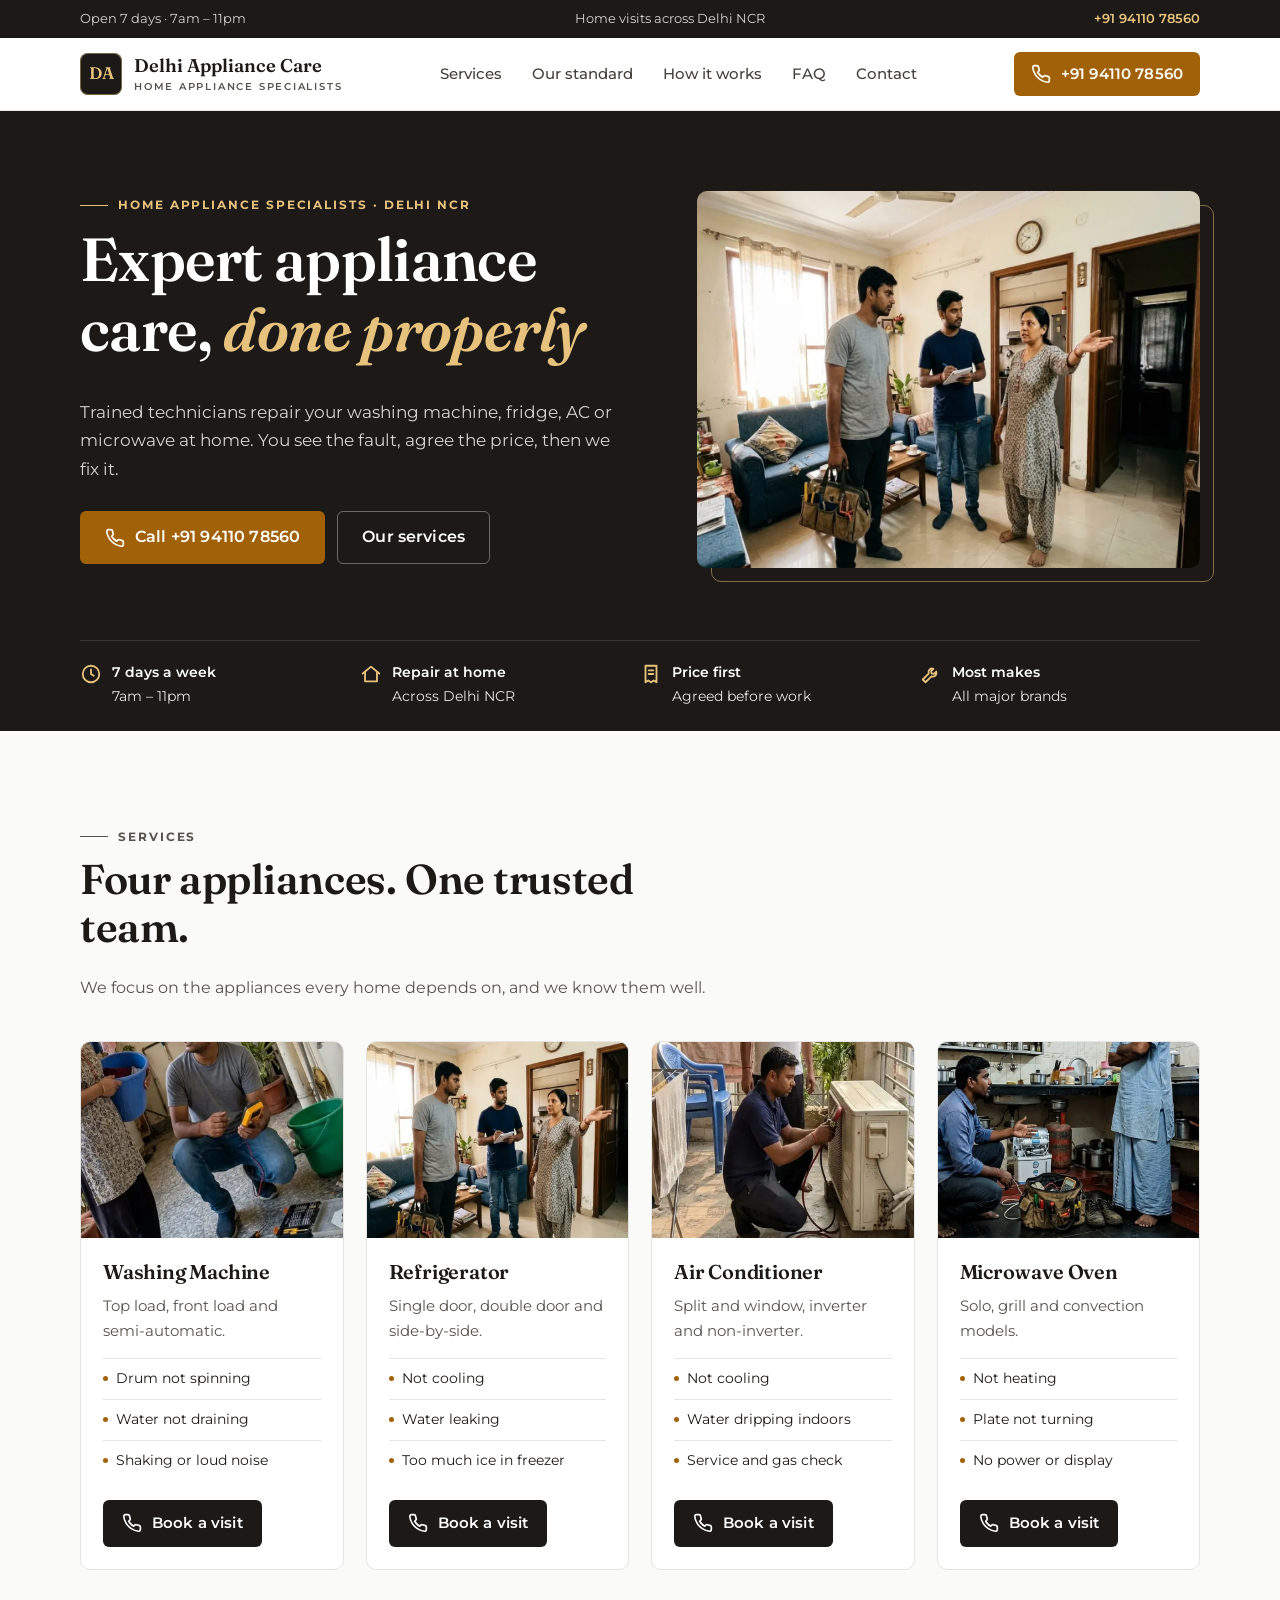
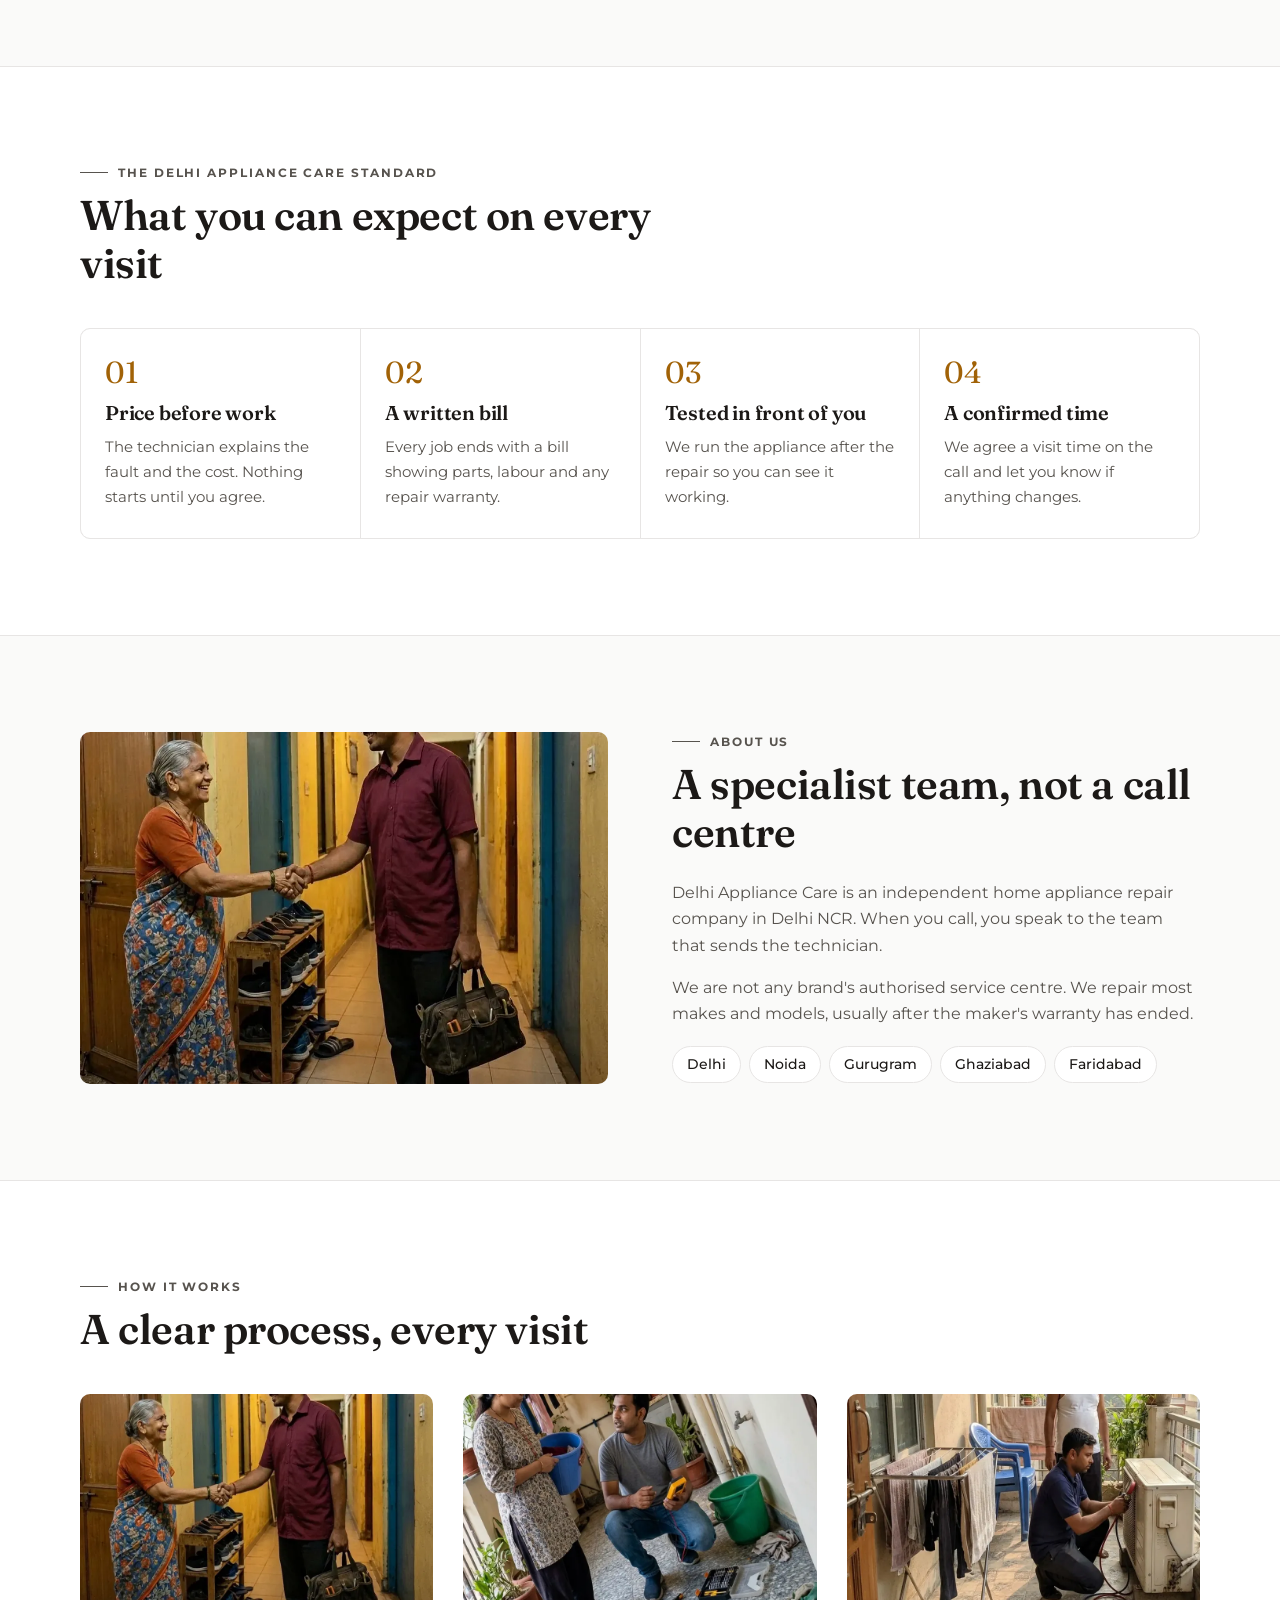
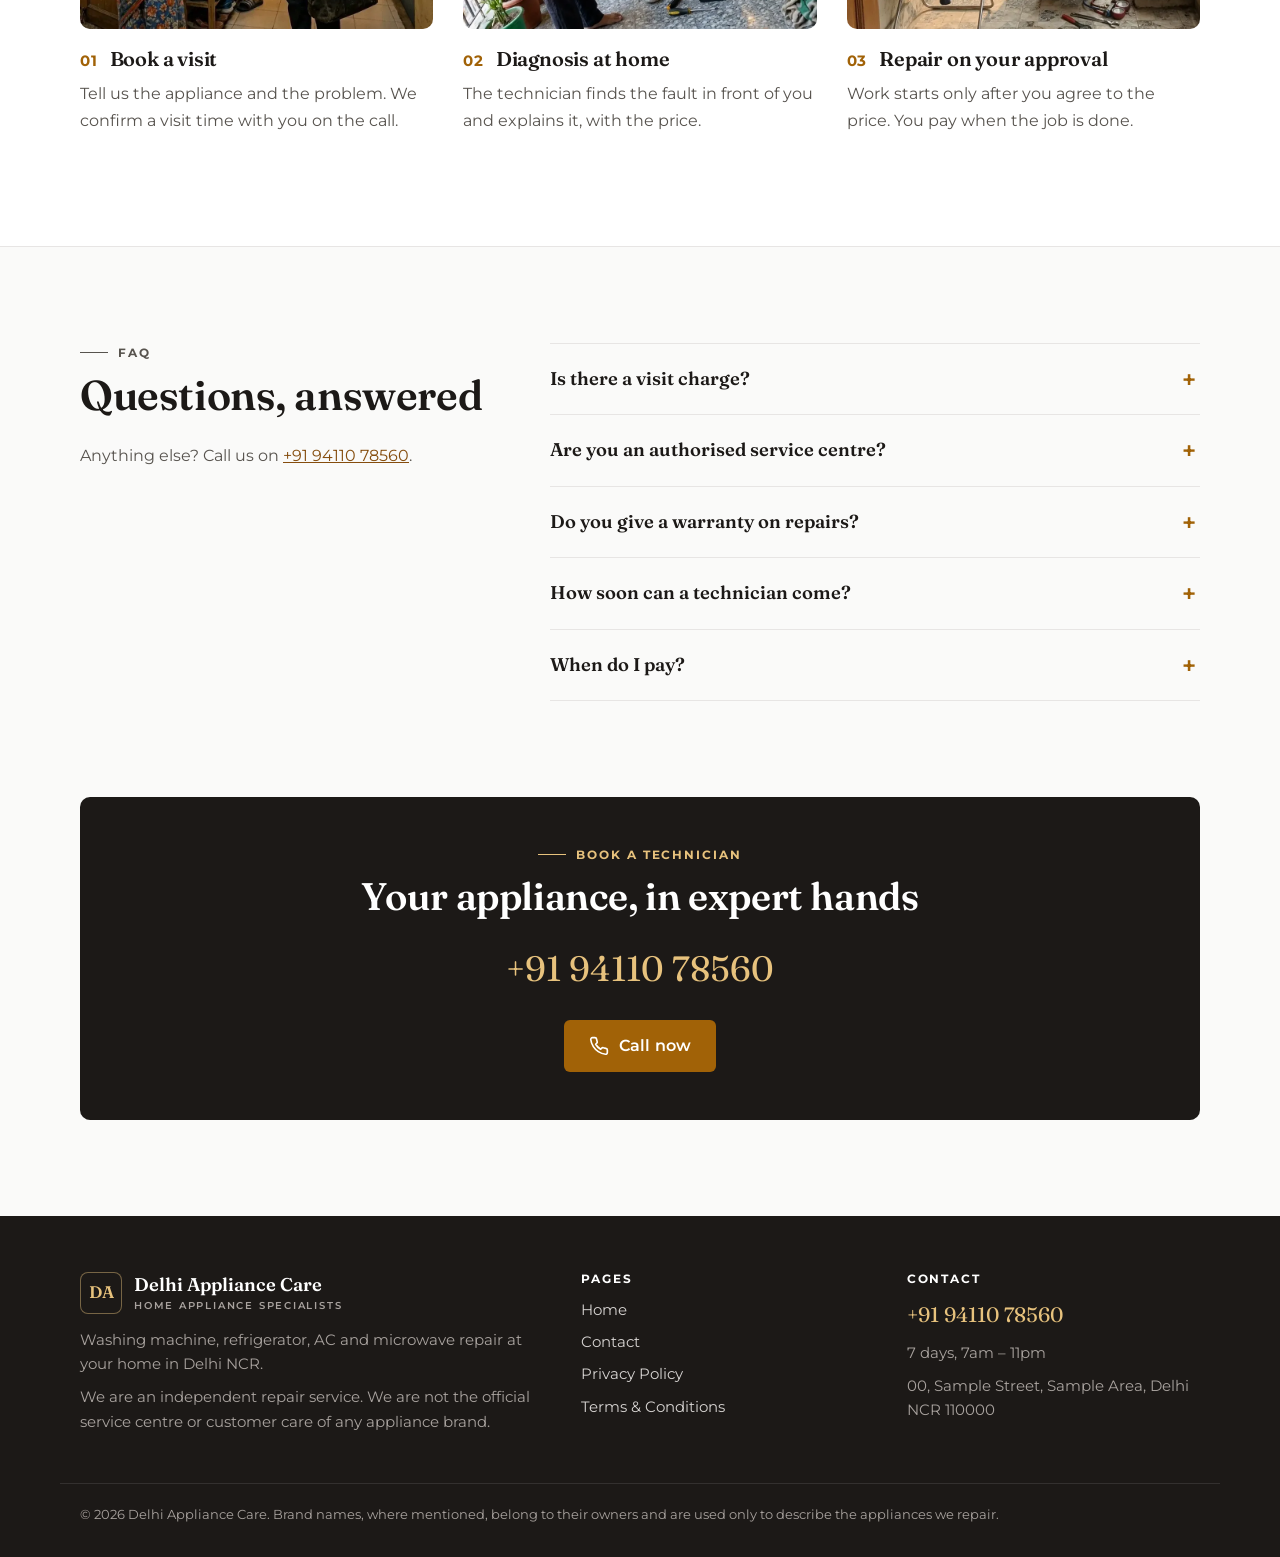
<file: index.html>
<!DOCTYPE html>
<html lang="en">
<head>
<meta charset="utf-8">
<meta name="viewport" content="width=device-width, initial-scale=1">
<title>Delhi Appliance Care | Home Appliance Repair in Delhi NCR</title>
<meta name="description" content="Washing machine, refrigerator, AC and microwave repair at your home in Delhi NCR. Independent service, price agreed before work. Call +91 94110 78560.">
<link rel="preconnect" href="https://fonts.googleapis.com">
<link rel="preconnect" href="https://fonts.gstatic.com" crossorigin>
<link href="https://fonts.googleapis.com/css2?family=Fraunces:ital,opsz,wght@0,9..144,600;1,9..144,600&family=Montserrat:wght@400;500;600;700&display=swap" rel="stylesheet">
<link rel="stylesheet" href="styles.css">
</head>
<body>
<div class="utility"><div class="container utility-inner"><p>Open 7 days · 7am – 11pm</p><p class="u-area">Home visits across Delhi NCR</p><p><a href="tel:+919411078560">+91 94110 78560</a></p></div></div>
<header class="site-header">
  <div class="container header-inner">
    <a class="logo" href="index.html"><span class="logo-mark" aria-hidden="true">DA</span><span class="logo-text"><span class="logo-name">Delhi Appliance Care</span><span class="logo-tag">Home appliance specialists</span></span></a>
    <nav class="main-nav" aria-label="Main"><ul><li><a href="index.html#services">Services</a></li><li><a href="index.html#standard">Our standard</a></li><li><a href="index.html#how">How it works</a></li><li><a href="index.html#faq">FAQ</a></li><li><a href="contact.html">Contact</a></li></ul></nav>
    <a class="btn btn-call header-call" href="tel:+919411078560" aria-label="Call +91 94110 78560"><svg viewBox="0 0 24 24" width="20" height="20" fill="none" stroke="currentColor" stroke-width="2" stroke-linecap="round" stroke-linejoin="round" aria-hidden="true"><path d="M22 16.9v3a2 2 0 0 1-2.2 2 19.8 19.8 0 0 1-8.6-3.1 19.5 19.5 0 0 1-6-6A19.8 19.8 0 0 1 2.1 4.2 2 2 0 0 1 4.1 2h3a2 2 0 0 1 2 1.7c.1 1 .4 1.9.7 2.8a2 2 0 0 1-.5 2.1L8 9.9a16 16 0 0 0 6 6l1.3-1.3a2 2 0 0 1 2.1-.4c.9.3 1.8.6 2.8.7a2 2 0 0 1 1.8 2z"/></svg><span class="word">Call</span><span class="num">+91 94110 78560</span></a>
  </div>
</header>
<main>
<section class="hero">
  <div class="container">
    <div class="hero-grid">
      <div>
        <p class="eyebrow">Home appliance specialists · Delhi NCR</p>
        <h1>Expert appliance care, <em>done properly</em></h1>
        <p class="hero-sub">Trained technicians repair your washing machine, fridge, AC or microwave at home. You see the fault, agree the price, then we fix it.</p>
        <div class="hero-actions">
          <a class="btn btn-call" href="tel:+919411078560"><svg viewBox="0 0 24 24" width="20" height="20" fill="none" stroke="currentColor" stroke-width="2" stroke-linecap="round" stroke-linejoin="round" aria-hidden="true"><path d="M22 16.9v3a2 2 0 0 1-2.2 2 19.8 19.8 0 0 1-8.6-3.1 19.5 19.5 0 0 1-6-6A19.8 19.8 0 0 1 2.1 4.2 2 2 0 0 1 4.1 2h3a2 2 0 0 1 2 1.7c.1 1 .4 1.9.7 2.8a2 2 0 0 1-.5 2.1L8 9.9a16 16 0 0 0 6 6l1.3-1.3a2 2 0 0 1 2.1-.4c.9.3 1.8.6 2.8.7a2 2 0 0 1 1.8 2z"/></svg> Call +91 94110 78560</a>
          <a class="btn btn-ghost" href="#services">Our services</a>
        </div>
      </div>
      <div class="hero-photo"><img src="images/hero.webp" alt="Technician with a tool bag listening to a customer at her home" width="1200" height="900" fetchpriority="high"></div>
    </div>
      <div class="promise-strip">
        <div><svg viewBox="0 0 24 24" width="22" height="22" fill="none" stroke="currentColor" stroke-width="2" stroke-linecap="round" stroke-linejoin="round" aria-hidden="true"><circle cx="12" cy="12" r="9"/><path d="M12 7v5l3 2"/></svg><span><strong>7 days a week</strong>7am – 11pm</span></div>
        <div><svg viewBox="0 0 24 24" width="22" height="22" fill="none" stroke="currentColor" stroke-width="2" stroke-linecap="round" stroke-linejoin="round" aria-hidden="true"><path d="M3 11.5 12 4l9 7.5"/><path d="M5.5 10v10h13V10"/></svg><span><strong>Repair at home</strong>Across Delhi NCR</span></div>
        <div><svg viewBox="0 0 24 24" width="22" height="22" fill="none" stroke="currentColor" stroke-width="2" stroke-linecap="round" stroke-linejoin="round" aria-hidden="true"><path d="M6 3h12v18l-3-2-3 2-3-2-3 2z"/><path d="M9.5 8h5M9.5 12h5"/></svg><span><strong>Price first</strong>Agreed before work</span></div>
        <div><svg viewBox="0 0 24 24" width="22" height="22" fill="none" stroke="currentColor" stroke-width="2" stroke-linecap="round" stroke-linejoin="round" aria-hidden="true"><path d="M14.7 6.3a4 4 0 0 0-5.2 5.2L3 18l3 3 6.5-6.5a4 4 0 0 0 5.2-5.2l-2.6 2.6-2.5-.5-.5-2.5z"/></svg><span><strong>Most makes</strong>All major brands</span></div>
      </div>
  </div>
</section>

<section class="section" id="services">
  <div class="container">
    <div class="section-head">
      <p class="eyebrow">Services</p>
      <h2>Four appliances. One trusted team.</h2>
      <p>We focus on the appliances every home depends on, and we know them well.</p>
    </div>
    <div class="tiles">
      <article class="tile" id="washing-machine">
        <img src="images/washing-machine-repair.webp" alt="Technician explaining a fault to a customer" width="800" height="600" loading="lazy">
        <div class="tile-body">
          <h3>Washing Machine</h3>
          <p>Top load, front load and semi-automatic.</p>
          <ul><li>Drum not spinning</li><li>Water not draining</li><li>Shaking or loud noise</li></ul>
          <a class="btn btn-dark" href="tel:+919411078560"><svg viewBox="0 0 24 24" width="20" height="20" fill="none" stroke="currentColor" stroke-width="2" stroke-linecap="round" stroke-linejoin="round" aria-hidden="true"><path d="M22 16.9v3a2 2 0 0 1-2.2 2 19.8 19.8 0 0 1-8.6-3.1 19.5 19.5 0 0 1-6-6A19.8 19.8 0 0 1 2.1 4.2 2 2 0 0 1 4.1 2h3a2 2 0 0 1 2 1.7c.1 1 .4 1.9.7 2.8a2 2 0 0 1-.5 2.1L8 9.9a16 16 0 0 0 6 6l1.3-1.3a2 2 0 0 1 2.1-.4c.9.3 1.8.6 2.8.7a2 2 0 0 1 1.8 2z"/></svg> Book a visit</a>
        </div>
      </article>
      <article class="tile" id="refrigerator">
        <img src="images/refrigerator-repair.webp" alt="Two technicians arriving at a customer's home with a tool bag" width="800" height="600" loading="lazy">
        <div class="tile-body">
          <h3>Refrigerator</h3>
          <p>Single door, double door and side-by-side.</p>
          <ul><li>Not cooling</li><li>Water leaking</li><li>Too much ice in freezer</li></ul>
          <a class="btn btn-dark" href="tel:+919411078560"><svg viewBox="0 0 24 24" width="20" height="20" fill="none" stroke="currentColor" stroke-width="2" stroke-linecap="round" stroke-linejoin="round" aria-hidden="true"><path d="M22 16.9v3a2 2 0 0 1-2.2 2 19.8 19.8 0 0 1-8.6-3.1 19.5 19.5 0 0 1-6-6A19.8 19.8 0 0 1 2.1 4.2 2 2 0 0 1 4.1 2h3a2 2 0 0 1 2 1.7c.1 1 .4 1.9.7 2.8a2 2 0 0 1-.5 2.1L8 9.9a16 16 0 0 0 6 6l1.3-1.3a2 2 0 0 1 2.1-.4c.9.3 1.8.6 2.8.7a2 2 0 0 1 1.8 2z"/></svg> Book a visit</a>
        </div>
      </article>
      <article class="tile" id="air-conditioner">
        <img src="images/ac-repair.webp" alt="Technician checking the gas pressure of an AC outdoor unit" width="800" height="600" loading="lazy">
        <div class="tile-body">
          <h3>Air Conditioner</h3>
          <p>Split and window, inverter and non-inverter.</p>
          <ul><li>Not cooling</li><li>Water dripping indoors</li><li>Service and gas check</li></ul>
          <a class="btn btn-dark" href="tel:+919411078560"><svg viewBox="0 0 24 24" width="20" height="20" fill="none" stroke="currentColor" stroke-width="2" stroke-linecap="round" stroke-linejoin="round" aria-hidden="true"><path d="M22 16.9v3a2 2 0 0 1-2.2 2 19.8 19.8 0 0 1-8.6-3.1 19.5 19.5 0 0 1-6-6A19.8 19.8 0 0 1 2.1 4.2 2 2 0 0 1 4.1 2h3a2 2 0 0 1 2 1.7c.1 1 .4 1.9.7 2.8a2 2 0 0 1-.5 2.1L8 9.9a16 16 0 0 0 6 6l1.3-1.3a2 2 0 0 1 2.1-.4c.9.3 1.8.6 2.8.7a2 2 0 0 1 1.8 2z"/></svg> Book a visit</a>
        </div>
      </article>
      <article class="tile" id="microwave">
        <img src="images/tech-kitchen.webp" alt="Technician kneeling in a home kitchen with his tool bag" width="800" height="600" loading="lazy">
        <div class="tile-body">
          <h3>Microwave Oven</h3>
          <p>Solo, grill and convection models.</p>
          <ul><li>Not heating</li><li>Plate not turning</li><li>No power or display</li></ul>
          <a class="btn btn-dark" href="tel:+919411078560"><svg viewBox="0 0 24 24" width="20" height="20" fill="none" stroke="currentColor" stroke-width="2" stroke-linecap="round" stroke-linejoin="round" aria-hidden="true"><path d="M22 16.9v3a2 2 0 0 1-2.2 2 19.8 19.8 0 0 1-8.6-3.1 19.5 19.5 0 0 1-6-6A19.8 19.8 0 0 1 2.1 4.2 2 2 0 0 1 4.1 2h3a2 2 0 0 1 2 1.7c.1 1 .4 1.9.7 2.8a2 2 0 0 1-.5 2.1L8 9.9a16 16 0 0 0 6 6l1.3-1.3a2 2 0 0 1 2.1-.4c.9.3 1.8.6 2.8.7a2 2 0 0 1 1.8 2z"/></svg> Book a visit</a>
        </div>
      </article>
    </div>
  </div>
</section>

<section class="section section-white" id="standard">
  <div class="container">
    <div class="section-head">
      <p class="eyebrow">The Delhi Appliance Care standard</p>
      <h2>What you can expect on every visit</h2>
    </div>
    <div class="standard">
      <div><span class="num">01</span><h3>Price before work</h3><p>The technician explains the fault and the cost. Nothing starts until you agree.</p></div>
      <div><span class="num">02</span><h3>A written bill</h3><p>Every job ends with a bill showing parts, labour and any repair warranty.</p></div>
      <div><span class="num">03</span><h3>Tested in front of you</h3><p>We run the appliance after the repair so you can see it working.</p></div>
      <div><span class="num">04</span><h3>A confirmed time</h3><p>We agree a visit time on the call and let you know if anything changes.</p></div>
    </div>
  </div>
</section>

<section class="section" id="about">
  <div class="container split">
    <img src="images/about-visit.webp" alt="Technician shaking hands with a customer after a repair" width="900" height="600" loading="lazy">
    <div>
      <p class="eyebrow">About us</p>
      <h2>A specialist team, not a call centre</h2>
      <p>Delhi Appliance Care is an independent home appliance repair company in Delhi NCR. When you call, you speak to the team that sends the technician.</p>
      <p>We are not any brand's authorised service centre. We repair most makes and models, usually after the maker's warranty has ended.</p>
      <ul class="areas" aria-label="Areas we serve">
        <li>Delhi</li><li>Noida</li><li>Gurugram</li><li>Ghaziabad</li><li>Faridabad</li>
      </ul>
    </div>
  </div>
</section>

<section class="section section-white" id="how">
  <div class="container">
    <div class="section-head">
      <p class="eyebrow">How it works</p>
      <h2>A clear process, every visit</h2>
    </div>
    <div class="steps">
      <div class="step"><img src="images/home-visit.webp" alt="Technician greeting a customer at her door" width="900" height="600" loading="lazy"><h3>Book a visit</h3><p>Tell us the appliance and the problem. We confirm a visit time with you on the call.</p></div>
      <div class="step"><img src="images/tech-diagnosis.webp" alt="Technician testing a fault with a multimeter" width="900" height="600" loading="lazy"><h3>Diagnosis at home</h3><p>The technician finds the fault in front of you and explains it, with the price.</p></div>
      <div class="step"><img src="images/tech-ac.webp" alt="Technician repairing an air conditioner" width="900" height="600" loading="lazy"><h3>Repair on your approval</h3><p>Work starts only after you agree to the price. You pay when the job is done.</p></div>
    </div>
  </div>
</section>

<section class="section" id="faq">
  <div class="container faq-wrap">
    <div class="section-head">
      <p class="eyebrow">FAQ</p>
      <h2>Questions, answered</h2>
      <p>Anything else? Call us on <a href="tel:+919411078560">+91 94110 78560</a>.</p>
    </div>
    <div class="faq">
      <details><summary>Is there a visit charge?</summary><p>We tell you the visit charge on the call, before we book. The repair price is agreed with you at home before any work.</p></details>
      <details><summary>Are you an authorised service centre?</summary><p>No. We are an independent repair company. We are not the official service centre or customer care of any brand, and our repairs are not covered by the maker's warranty.</p></details>
      <details><summary>Do you give a warranty on repairs?</summary><p>Any warranty on our repair or on parts we fit is written on your bill.</p></details>
      <details><summary>How soon can a technician come?</summary><p>We offer the earliest free slot when you call and confirm the time with you.</p></details>
      <details><summary>When do I pay?</summary><p>You pay when the job is finished, by the methods the technician accepts.</p></details>
    </div>
  </div>
</section>

<section class="section" style="padding-top:0">
  <div class="container">
    <div class="cta-band">
      <p class="eyebrow" style="justify-content:center;color:var(--gold-light)">Book a technician</p>
      <h2>Your appliance, in expert hands</h2>
      <a class="big-num" href="tel:+919411078560">+91 94110 78560</a>
      <a class="btn btn-call" href="tel:+919411078560"><svg viewBox="0 0 24 24" width="20" height="20" fill="none" stroke="currentColor" stroke-width="2" stroke-linecap="round" stroke-linejoin="round" aria-hidden="true"><path d="M22 16.9v3a2 2 0 0 1-2.2 2 19.8 19.8 0 0 1-8.6-3.1 19.5 19.5 0 0 1-6-6A19.8 19.8 0 0 1 2.1 4.2 2 2 0 0 1 4.1 2h3a2 2 0 0 1 2 1.7c.1 1 .4 1.9.7 2.8a2 2 0 0 1-.5 2.1L8 9.9a16 16 0 0 0 6 6l1.3-1.3a2 2 0 0 1 2.1-.4c.9.3 1.8.6 2.8.7a2 2 0 0 1 1.8 2z"/></svg> Call now</a>
    </div>
  </div>
</section>
</main>
<footer class="site-footer">
  <div class="container footer-grid">
    <div class="footer-brand">
      <a class="logo" href="index.html"><span class="logo-mark" aria-hidden="true">DA</span><span class="logo-text"><span class="logo-name">Delhi Appliance Care</span><span class="logo-tag">Home appliance specialists</span></span></a>
      <p>Washing machine, refrigerator, AC and microwave repair at your home in Delhi NCR.</p>
      <p>We are an independent repair service. We are not the official service centre or customer care of any appliance brand.</p>
    </div>
    <div>
      <h2>Pages</h2>
      <ul>
        <li><a href="index.html">Home</a></li>
        <li><a href="contact.html">Contact</a></li>
        <li><a href="privacy-policy.html">Privacy Policy</a></li>
        <li><a href="terms-and-conditions.html">Terms &amp; Conditions</a></li>
      </ul>
    </div>
    <div>
      <h2>Contact</h2>
      <p><a class="footer-phone" href="tel:+919411078560">+91 94110 78560</a></p>
      <p>7 days, 7am – 11pm</p>
      <p>00, Sample Street, Sample Area, Delhi NCR 110000</p>
    </div>
  </div>
  <div class="container footer-bottom">
    <p>&copy; 2026 Delhi Appliance Care. Brand names, where mentioned, belong to their owners and are used only to describe the appliances we repair.</p>
  </div>
</footer>
<a class="call-bar" href="tel:+919411078560"><svg viewBox="0 0 24 24" width="20" height="20" fill="none" stroke="currentColor" stroke-width="2" stroke-linecap="round" stroke-linejoin="round" aria-hidden="true"><path d="M22 16.9v3a2 2 0 0 1-2.2 2 19.8 19.8 0 0 1-8.6-3.1 19.5 19.5 0 0 1-6-6A19.8 19.8 0 0 1 2.1 4.2 2 2 0 0 1 4.1 2h3a2 2 0 0 1 2 1.7c.1 1 .4 1.9.7 2.8a2 2 0 0 1-.5 2.1L8 9.9a16 16 0 0 0 6 6l1.3-1.3a2 2 0 0 1 2.1-.4c.9.3 1.8.6 2.8.7a2 2 0 0 1 1.8 2z"/></svg> Call +91 94110 78560</a>
</body>
</html>
</file>
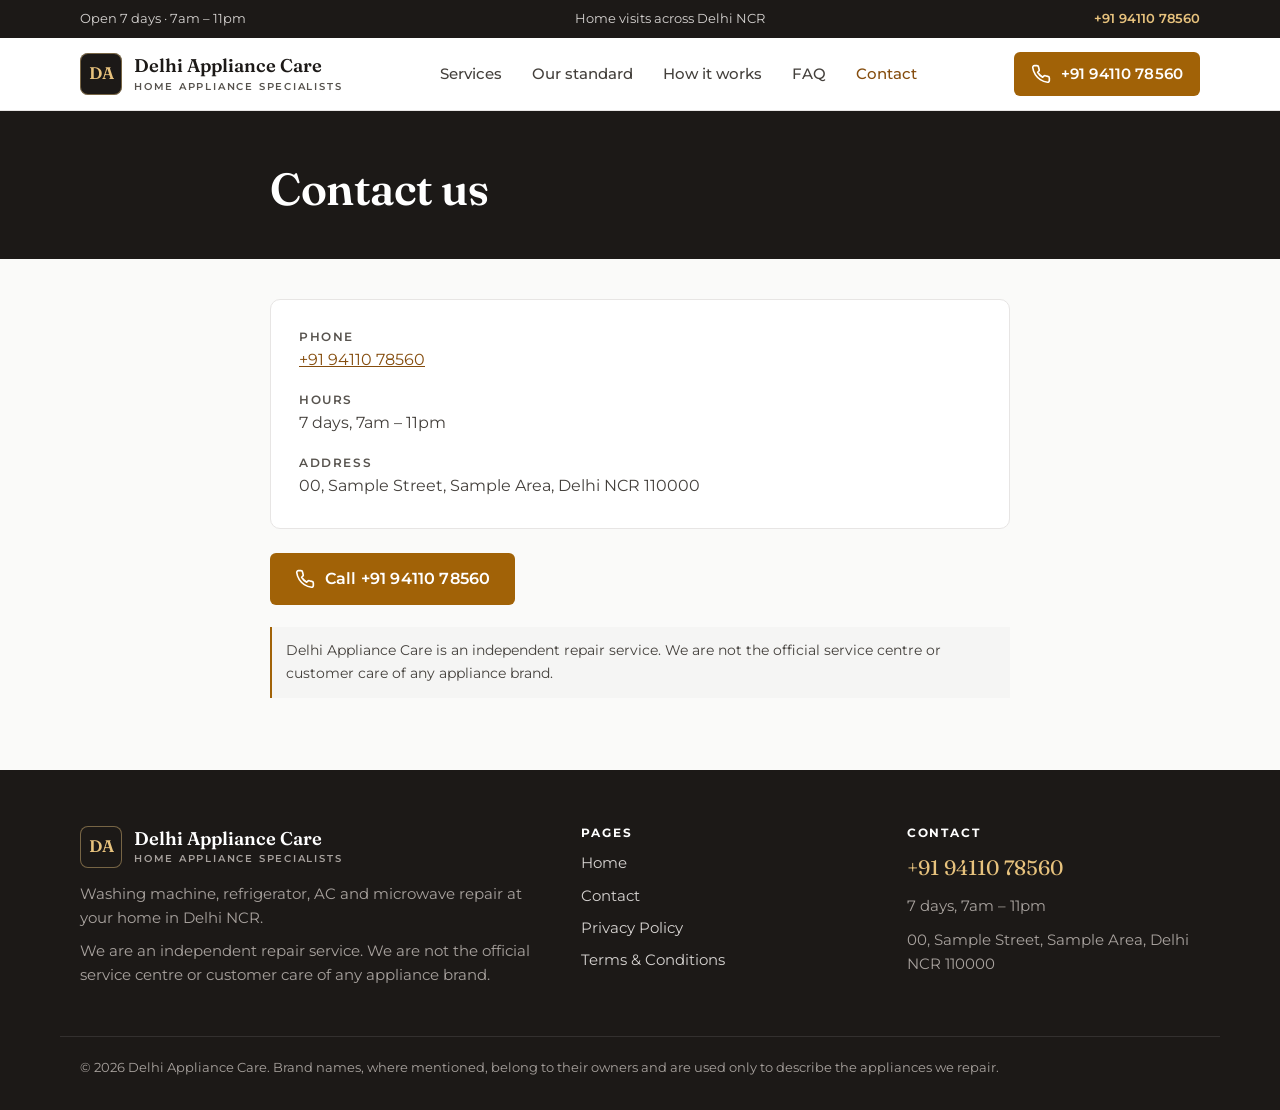
<file: contact.html>
<!DOCTYPE html>
<html lang="en">
<head>
<meta charset="utf-8">
<meta name="viewport" content="width=device-width, initial-scale=1">
<title>Contact Us | Delhi Appliance Care</title>
<meta name="description" content="Call Delhi Appliance Care to book a home appliance repair visit.">
<link rel="preconnect" href="https://fonts.googleapis.com">
<link rel="preconnect" href="https://fonts.gstatic.com" crossorigin>
<link href="https://fonts.googleapis.com/css2?family=Fraunces:ital,opsz,wght@0,9..144,600;1,9..144,600&family=Montserrat:wght@400;500;600;700&display=swap" rel="stylesheet">
<link rel="stylesheet" href="styles.css">
</head>
<body>
<div class="utility"><div class="container utility-inner"><p>Open 7 days · 7am – 11pm</p><p class="u-area">Home visits across Delhi NCR</p><p><a href="tel:+919411078560">+91 94110 78560</a></p></div></div>
<header class="site-header">
  <div class="container header-inner">
    <a class="logo" href="index.html"><span class="logo-mark" aria-hidden="true">DA</span><span class="logo-text"><span class="logo-name">Delhi Appliance Care</span><span class="logo-tag">Home appliance specialists</span></span></a>
    <nav class="main-nav" aria-label="Main"><ul><li><a href="index.html#services">Services</a></li><li><a href="index.html#standard">Our standard</a></li><li><a href="index.html#how">How it works</a></li><li><a href="index.html#faq">FAQ</a></li><li><a href="contact.html" aria-current="page">Contact</a></li></ul></nav>
    <a class="btn btn-call header-call" href="tel:+919411078560" aria-label="Call +91 94110 78560"><svg viewBox="0 0 24 24" width="20" height="20" fill="none" stroke="currentColor" stroke-width="2" stroke-linecap="round" stroke-linejoin="round" aria-hidden="true"><path d="M22 16.9v3a2 2 0 0 1-2.2 2 19.8 19.8 0 0 1-8.6-3.1 19.5 19.5 0 0 1-6-6A19.8 19.8 0 0 1 2.1 4.2 2 2 0 0 1 4.1 2h3a2 2 0 0 1 2 1.7c.1 1 .4 1.9.7 2.8a2 2 0 0 1-.5 2.1L8 9.9a16 16 0 0 0 6 6l1.3-1.3a2 2 0 0 1 2.1-.4c.9.3 1.8.6 2.8.7a2 2 0 0 1 1.8 2z"/></svg><span class="word">Call</span><span class="num">+91 94110 78560</span></a>
  </div>
</header>
<main>
<section class="page-head"><div class="container narrow"><h1>Contact us</h1></div></section>
<section class="page"><div class="container narrow">
    <div class="contact-card">
      <p><strong>Phone</strong><a href="tel:+919411078560">+91 94110 78560</a></p>
      <p><strong>Hours</strong>7 days, 7am – 11pm</p>
      <p><strong>Address</strong>00, Sample Street, Sample Area, Delhi NCR 110000</p>
    </div>
    <p><a class="btn btn-call" href="tel:+919411078560"><svg viewBox="0 0 24 24" width="20" height="20" fill="none" stroke="currentColor" stroke-width="2" stroke-linecap="round" stroke-linejoin="round" aria-hidden="true"><path d="M22 16.9v3a2 2 0 0 1-2.2 2 19.8 19.8 0 0 1-8.6-3.1 19.5 19.5 0 0 1-6-6A19.8 19.8 0 0 1 2.1 4.2 2 2 0 0 1 4.1 2h3a2 2 0 0 1 2 1.7c.1 1 .4 1.9.7 2.8a2 2 0 0 1-.5 2.1L8 9.9a16 16 0 0 0 6 6l1.3-1.3a2 2 0 0 1 2.1-.4c.9.3 1.8.6 2.8.7a2 2 0 0 1 1.8 2z"/></svg> Call +91 94110 78560</a></p>
    <p class="disclaimer disclaimer-light">Delhi Appliance Care is an independent repair service. We are not the official service centre or customer care of any appliance brand.</p>
</div></section>
</main>
<footer class="site-footer">
  <div class="container footer-grid">
    <div class="footer-brand">
      <a class="logo" href="index.html"><span class="logo-mark" aria-hidden="true">DA</span><span class="logo-text"><span class="logo-name">Delhi Appliance Care</span><span class="logo-tag">Home appliance specialists</span></span></a>
      <p>Washing machine, refrigerator, AC and microwave repair at your home in Delhi NCR.</p>
      <p>We are an independent repair service. We are not the official service centre or customer care of any appliance brand.</p>
    </div>
    <div>
      <h2>Pages</h2>
      <ul>
        <li><a href="index.html">Home</a></li>
        <li><a href="contact.html">Contact</a></li>
        <li><a href="privacy-policy.html">Privacy Policy</a></li>
        <li><a href="terms-and-conditions.html">Terms &amp; Conditions</a></li>
      </ul>
    </div>
    <div>
      <h2>Contact</h2>
      <p><a class="footer-phone" href="tel:+919411078560">+91 94110 78560</a></p>
      <p>7 days, 7am – 11pm</p>
      <p>00, Sample Street, Sample Area, Delhi NCR 110000</p>
    </div>
  </div>
  <div class="container footer-bottom">
    <p>&copy; 2026 Delhi Appliance Care. Brand names, where mentioned, belong to their owners and are used only to describe the appliances we repair.</p>
  </div>
</footer>
<a class="call-bar" href="tel:+919411078560"><svg viewBox="0 0 24 24" width="20" height="20" fill="none" stroke="currentColor" stroke-width="2" stroke-linecap="round" stroke-linejoin="round" aria-hidden="true"><path d="M22 16.9v3a2 2 0 0 1-2.2 2 19.8 19.8 0 0 1-8.6-3.1 19.5 19.5 0 0 1-6-6A19.8 19.8 0 0 1 2.1 4.2 2 2 0 0 1 4.1 2h3a2 2 0 0 1 2 1.7c.1 1 .4 1.9.7 2.8a2 2 0 0 1-.5 2.1L8 9.9a16 16 0 0 0 6 6l1.3-1.3a2 2 0 0 1 2.1-.4c.9.3 1.8.6 2.8.7a2 2 0 0 1 1.8 2z"/></svg> Call +91 94110 78560</a>
</body>
</html>
</file>
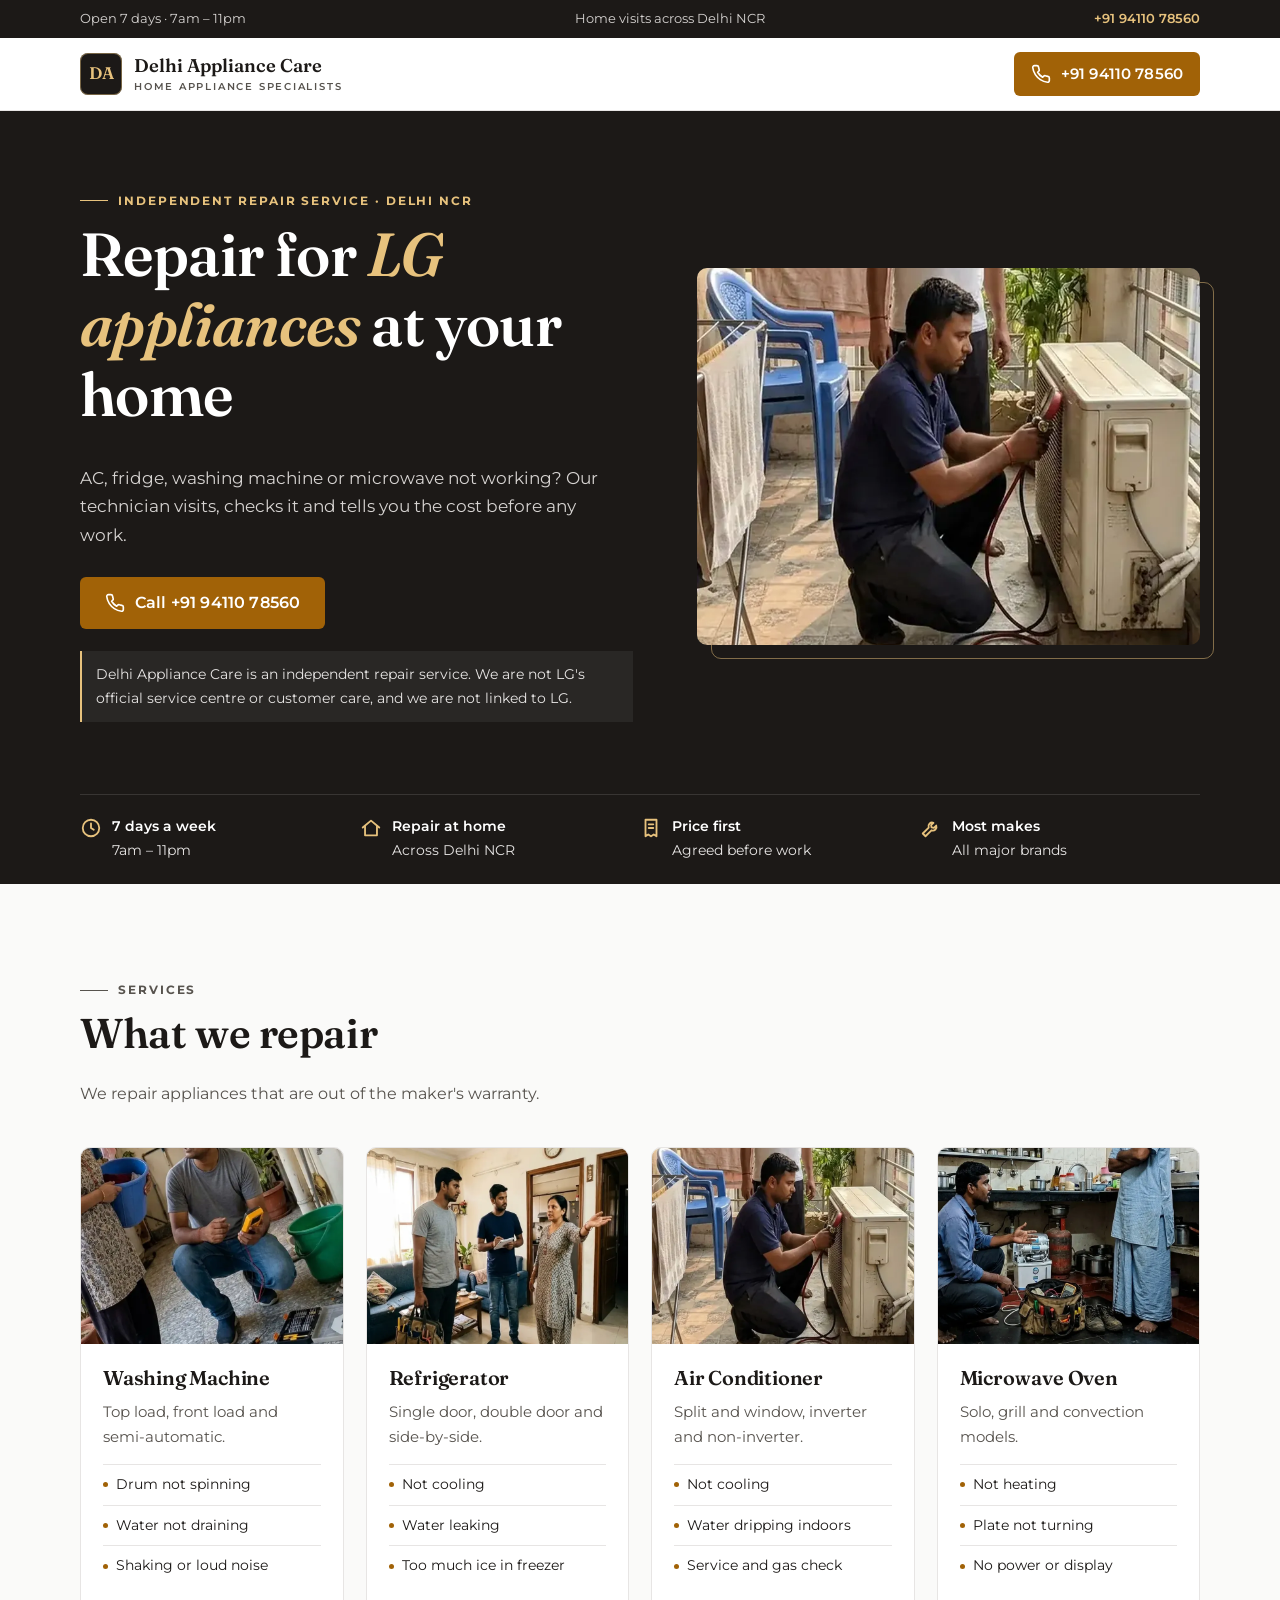
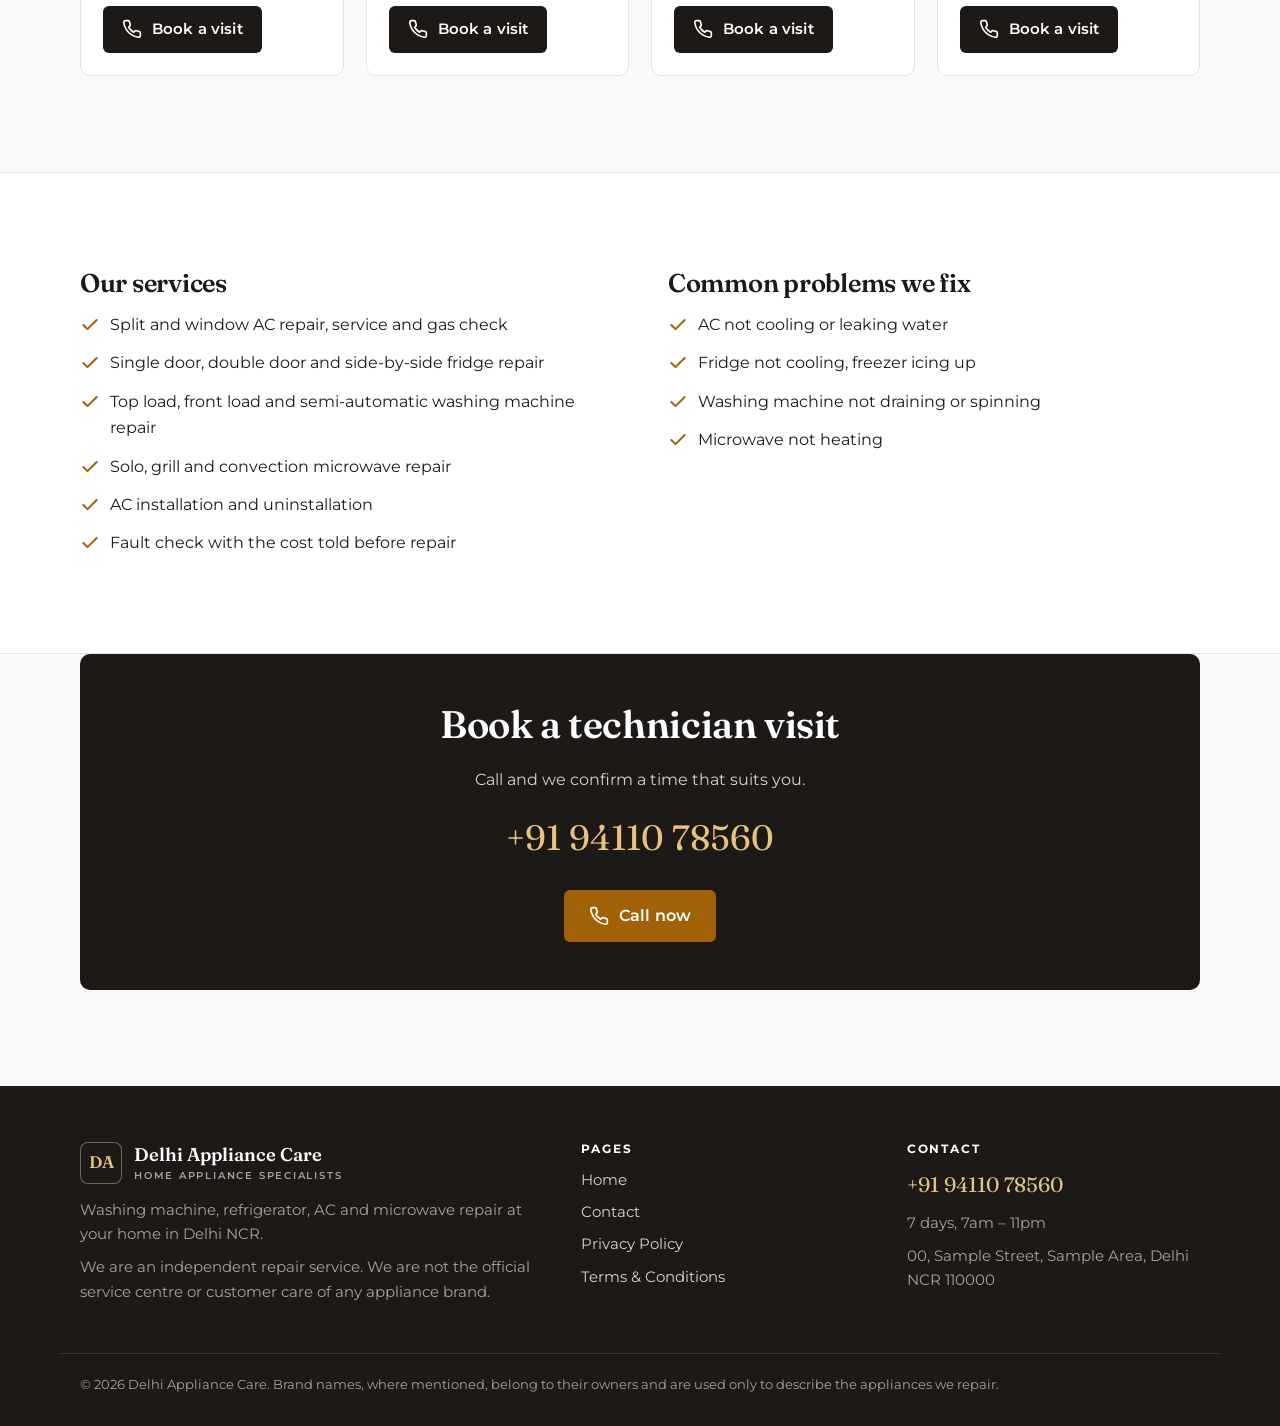
<file: home-appliance-repair.html>
<!DOCTYPE html>
<html lang="en">
<head>
<meta charset="utf-8">
<meta name="viewport" content="width=device-width, initial-scale=1">
<title>LG Appliance Repair at Home | Delhi Appliance Care</title>
<meta name="description" content="Independent repair service for LG air conditioners, refrigerators, washing machines and microwaves. Call to book a home visit.">
<meta name="robots" content="noindex, follow">
<link rel="preconnect" href="https://fonts.googleapis.com">
<link rel="preconnect" href="https://fonts.gstatic.com" crossorigin>
<link href="https://fonts.googleapis.com/css2?family=Fraunces:ital,opsz,wght@0,9..144,600;1,9..144,600&family=Montserrat:wght@400;500;600;700&display=swap" rel="stylesheet">
<link rel="stylesheet" href="styles.css">
</head>
<body>
<div class="utility"><div class="container utility-inner"><p>Open 7 days · 7am – 11pm</p><p class="u-area">Home visits across Delhi NCR</p><p><a href="tel:+919411078560">+91 94110 78560</a></p></div></div>
<header class="site-header">
  <div class="container header-inner">
    <a class="logo" href="index.html"><span class="logo-mark" aria-hidden="true">DA</span><span class="logo-text"><span class="logo-name">Delhi Appliance Care</span><span class="logo-tag">Home appliance specialists</span></span></a>
    <a class="btn btn-call header-call" href="tel:+919411078560" aria-label="Call +91 94110 78560"><svg viewBox="0 0 24 24" width="20" height="20" fill="none" stroke="currentColor" stroke-width="2" stroke-linecap="round" stroke-linejoin="round" aria-hidden="true"><path d="M22 16.9v3a2 2 0 0 1-2.2 2 19.8 19.8 0 0 1-8.6-3.1 19.5 19.5 0 0 1-6-6A19.8 19.8 0 0 1 2.1 4.2 2 2 0 0 1 4.1 2h3a2 2 0 0 1 2 1.7c.1 1 .4 1.9.7 2.8a2 2 0 0 1-.5 2.1L8 9.9a16 16 0 0 0 6 6l1.3-1.3a2 2 0 0 1 2.1-.4c.9.3 1.8.6 2.8.7a2 2 0 0 1 1.8 2z"/></svg><span class="word">Call</span><span class="num">+91 94110 78560</span></a>
  </div>
</header>
<main>
<section class="hero">
  <div class="container">
  <div class="hero-grid">
    <div>
      <p class="eyebrow">Independent repair service · Delhi NCR</p>
      <h1>Repair for <em>LG appliances</em> at your home</h1>
      <p class="hero-sub">AC, fridge, washing machine or microwave not working? Our technician visits, checks it and tells you the cost before any work.</p>
      <div class="hero-actions">
        <a class="btn btn-call" href="tel:+919411078560"><svg viewBox="0 0 24 24" width="20" height="20" fill="none" stroke="currentColor" stroke-width="2" stroke-linecap="round" stroke-linejoin="round" aria-hidden="true"><path d="M22 16.9v3a2 2 0 0 1-2.2 2 19.8 19.8 0 0 1-8.6-3.1 19.5 19.5 0 0 1-6-6A19.8 19.8 0 0 1 2.1 4.2 2 2 0 0 1 4.1 2h3a2 2 0 0 1 2 1.7c.1 1 .4 1.9.7 2.8a2 2 0 0 1-.5 2.1L8 9.9a16 16 0 0 0 6 6l1.3-1.3a2 2 0 0 1 2.1-.4c.9.3 1.8.6 2.8.7a2 2 0 0 1 1.8 2z"/></svg> Call +91 94110 78560</a>
      </div>
      <p class="disclaimer">Delhi Appliance Care is an independent repair service. We are not LG's official service centre or customer care, and we are not linked to LG.</p>
    </div>
    <div class="hero-photo"><img src="images/ac-repair.webp" alt="Technician checking an AC outdoor unit on a balcony" width="800" height="800" fetchpriority="high"></div>
  </div>
      <div class="promise-strip">
        <div><svg viewBox="0 0 24 24" width="22" height="22" fill="none" stroke="currentColor" stroke-width="2" stroke-linecap="round" stroke-linejoin="round" aria-hidden="true"><circle cx="12" cy="12" r="9"/><path d="M12 7v5l3 2"/></svg><span><strong>7 days a week</strong>7am – 11pm</span></div>
        <div><svg viewBox="0 0 24 24" width="22" height="22" fill="none" stroke="currentColor" stroke-width="2" stroke-linecap="round" stroke-linejoin="round" aria-hidden="true"><path d="M3 11.5 12 4l9 7.5"/><path d="M5.5 10v10h13V10"/></svg><span><strong>Repair at home</strong>Across Delhi NCR</span></div>
        <div><svg viewBox="0 0 24 24" width="22" height="22" fill="none" stroke="currentColor" stroke-width="2" stroke-linecap="round" stroke-linejoin="round" aria-hidden="true"><path d="M6 3h12v18l-3-2-3 2-3-2-3 2z"/><path d="M9.5 8h5M9.5 12h5"/></svg><span><strong>Price first</strong>Agreed before work</span></div>
        <div><svg viewBox="0 0 24 24" width="22" height="22" fill="none" stroke="currentColor" stroke-width="2" stroke-linecap="round" stroke-linejoin="round" aria-hidden="true"><path d="M14.7 6.3a4 4 0 0 0-5.2 5.2L3 18l3 3 6.5-6.5a4 4 0 0 0 5.2-5.2l-2.6 2.6-2.5-.5-.5-2.5z"/></svg><span><strong>Most makes</strong>All major brands</span></div>
      </div>
  </div>
</section>

<section class="section">
  <div class="container">
    <div class="section-head"><p class="eyebrow">Services</p><h2>What we repair</h2><p>We repair appliances that are out of the maker's warranty.</p></div>
    <div class="tiles">
      <article class="tile">
        <img src="images/washing-machine-repair.webp" alt="Technician explaining a fault to a customer" width="800" height="600" loading="lazy">
        <div class="tile-body">
          <h3>Washing Machine</h3>
          <p>Top load, front load and semi-automatic.</p>
          <ul><li>Drum not spinning</li><li>Water not draining</li><li>Shaking or loud noise</li></ul>
          <a class="btn btn-dark" href="tel:+919411078560"><svg viewBox="0 0 24 24" width="20" height="20" fill="none" stroke="currentColor" stroke-width="2" stroke-linecap="round" stroke-linejoin="round" aria-hidden="true"><path d="M22 16.9v3a2 2 0 0 1-2.2 2 19.8 19.8 0 0 1-8.6-3.1 19.5 19.5 0 0 1-6-6A19.8 19.8 0 0 1 2.1 4.2 2 2 0 0 1 4.1 2h3a2 2 0 0 1 2 1.7c.1 1 .4 1.9.7 2.8a2 2 0 0 1-.5 2.1L8 9.9a16 16 0 0 0 6 6l1.3-1.3a2 2 0 0 1 2.1-.4c.9.3 1.8.6 2.8.7a2 2 0 0 1 1.8 2z"/></svg> Book a visit</a>
        </div>
      </article>
      <article class="tile">
        <img src="images/refrigerator-repair.webp" alt="Two technicians arriving at a customer's home with a tool bag" width="800" height="600" loading="lazy">
        <div class="tile-body">
          <h3>Refrigerator</h3>
          <p>Single door, double door and side-by-side.</p>
          <ul><li>Not cooling</li><li>Water leaking</li><li>Too much ice in freezer</li></ul>
          <a class="btn btn-dark" href="tel:+919411078560"><svg viewBox="0 0 24 24" width="20" height="20" fill="none" stroke="currentColor" stroke-width="2" stroke-linecap="round" stroke-linejoin="round" aria-hidden="true"><path d="M22 16.9v3a2 2 0 0 1-2.2 2 19.8 19.8 0 0 1-8.6-3.1 19.5 19.5 0 0 1-6-6A19.8 19.8 0 0 1 2.1 4.2 2 2 0 0 1 4.1 2h3a2 2 0 0 1 2 1.7c.1 1 .4 1.9.7 2.8a2 2 0 0 1-.5 2.1L8 9.9a16 16 0 0 0 6 6l1.3-1.3a2 2 0 0 1 2.1-.4c.9.3 1.8.6 2.8.7a2 2 0 0 1 1.8 2z"/></svg> Book a visit</a>
        </div>
      </article>
      <article class="tile">
        <img src="images/ac-repair.webp" alt="Technician checking the gas pressure of an AC outdoor unit" width="800" height="600" loading="lazy">
        <div class="tile-body">
          <h3>Air Conditioner</h3>
          <p>Split and window, inverter and non-inverter.</p>
          <ul><li>Not cooling</li><li>Water dripping indoors</li><li>Service and gas check</li></ul>
          <a class="btn btn-dark" href="tel:+919411078560"><svg viewBox="0 0 24 24" width="20" height="20" fill="none" stroke="currentColor" stroke-width="2" stroke-linecap="round" stroke-linejoin="round" aria-hidden="true"><path d="M22 16.9v3a2 2 0 0 1-2.2 2 19.8 19.8 0 0 1-8.6-3.1 19.5 19.5 0 0 1-6-6A19.8 19.8 0 0 1 2.1 4.2 2 2 0 0 1 4.1 2h3a2 2 0 0 1 2 1.7c.1 1 .4 1.9.7 2.8a2 2 0 0 1-.5 2.1L8 9.9a16 16 0 0 0 6 6l1.3-1.3a2 2 0 0 1 2.1-.4c.9.3 1.8.6 2.8.7a2 2 0 0 1 1.8 2z"/></svg> Book a visit</a>
        </div>
      </article>
      <article class="tile">
        <img src="images/tech-kitchen.webp" alt="Technician kneeling in a home kitchen with his tool bag" width="800" height="600" loading="lazy">
        <div class="tile-body">
          <h3>Microwave Oven</h3>
          <p>Solo, grill and convection models.</p>
          <ul><li>Not heating</li><li>Plate not turning</li><li>No power or display</li></ul>
          <a class="btn btn-dark" href="tel:+919411078560"><svg viewBox="0 0 24 24" width="20" height="20" fill="none" stroke="currentColor" stroke-width="2" stroke-linecap="round" stroke-linejoin="round" aria-hidden="true"><path d="M22 16.9v3a2 2 0 0 1-2.2 2 19.8 19.8 0 0 1-8.6-3.1 19.5 19.5 0 0 1-6-6A19.8 19.8 0 0 1 2.1 4.2 2 2 0 0 1 4.1 2h3a2 2 0 0 1 2 1.7c.1 1 .4 1.9.7 2.8a2 2 0 0 1-.5 2.1L8 9.9a16 16 0 0 0 6 6l1.3-1.3a2 2 0 0 1 2.1-.4c.9.3 1.8.6 2.8.7a2 2 0 0 1 1.8 2z"/></svg> Book a visit</a>
        </div>
      </article>
    </div>
  </div>
</section>

<section class="section section-white">
  <div class="container two-col">
    <div><h2>Our services</h2><ul class="check-list"><li><svg viewBox="0 0 24 24" width="20" height="20" fill="none" stroke="currentColor" stroke-width="2.4" stroke-linecap="round" stroke-linejoin="round" aria-hidden="true"><path d="M20 6 9 17l-5-5"/></svg><span>Split and window AC repair, service and gas check</span></li><li><svg viewBox="0 0 24 24" width="20" height="20" fill="none" stroke="currentColor" stroke-width="2.4" stroke-linecap="round" stroke-linejoin="round" aria-hidden="true"><path d="M20 6 9 17l-5-5"/></svg><span>Single door, double door and side-by-side fridge repair</span></li><li><svg viewBox="0 0 24 24" width="20" height="20" fill="none" stroke="currentColor" stroke-width="2.4" stroke-linecap="round" stroke-linejoin="round" aria-hidden="true"><path d="M20 6 9 17l-5-5"/></svg><span>Top load, front load and semi-automatic washing machine repair</span></li><li><svg viewBox="0 0 24 24" width="20" height="20" fill="none" stroke="currentColor" stroke-width="2.4" stroke-linecap="round" stroke-linejoin="round" aria-hidden="true"><path d="M20 6 9 17l-5-5"/></svg><span>Solo, grill and convection microwave repair</span></li><li><svg viewBox="0 0 24 24" width="20" height="20" fill="none" stroke="currentColor" stroke-width="2.4" stroke-linecap="round" stroke-linejoin="round" aria-hidden="true"><path d="M20 6 9 17l-5-5"/></svg><span>AC installation and uninstallation</span></li><li><svg viewBox="0 0 24 24" width="20" height="20" fill="none" stroke="currentColor" stroke-width="2.4" stroke-linecap="round" stroke-linejoin="round" aria-hidden="true"><path d="M20 6 9 17l-5-5"/></svg><span>Fault check with the cost told before repair</span></li></ul></div>
    <div><h2>Common problems we fix</h2><ul class="check-list"><li><svg viewBox="0 0 24 24" width="20" height="20" fill="none" stroke="currentColor" stroke-width="2.4" stroke-linecap="round" stroke-linejoin="round" aria-hidden="true"><path d="M20 6 9 17l-5-5"/></svg><span>AC not cooling or leaking water</span></li><li><svg viewBox="0 0 24 24" width="20" height="20" fill="none" stroke="currentColor" stroke-width="2.4" stroke-linecap="round" stroke-linejoin="round" aria-hidden="true"><path d="M20 6 9 17l-5-5"/></svg><span>Fridge not cooling, freezer icing up</span></li><li><svg viewBox="0 0 24 24" width="20" height="20" fill="none" stroke="currentColor" stroke-width="2.4" stroke-linecap="round" stroke-linejoin="round" aria-hidden="true"><path d="M20 6 9 17l-5-5"/></svg><span>Washing machine not draining or spinning</span></li><li><svg viewBox="0 0 24 24" width="20" height="20" fill="none" stroke="currentColor" stroke-width="2.4" stroke-linecap="round" stroke-linejoin="round" aria-hidden="true"><path d="M20 6 9 17l-5-5"/></svg><span>Microwave not heating</span></li></ul></div>
  </div>
</section>

<section class="section" style="padding-top:0">
  <div class="container">
    <div class="cta-band">
      <h2>Book a technician visit</h2>
      <p>Call and we confirm a time that suits you.</p>
      <a class="big-num" href="tel:+919411078560">+91 94110 78560</a>
      <a class="btn btn-call" href="tel:+919411078560"><svg viewBox="0 0 24 24" width="20" height="20" fill="none" stroke="currentColor" stroke-width="2" stroke-linecap="round" stroke-linejoin="round" aria-hidden="true"><path d="M22 16.9v3a2 2 0 0 1-2.2 2 19.8 19.8 0 0 1-8.6-3.1 19.5 19.5 0 0 1-6-6A19.8 19.8 0 0 1 2.1 4.2 2 2 0 0 1 4.1 2h3a2 2 0 0 1 2 1.7c.1 1 .4 1.9.7 2.8a2 2 0 0 1-.5 2.1L8 9.9a16 16 0 0 0 6 6l1.3-1.3a2 2 0 0 1 2.1-.4c.9.3 1.8.6 2.8.7a2 2 0 0 1 1.8 2z"/></svg> Call now</a>
    </div>
  </div>
</section>
</main>
<footer class="site-footer">
  <div class="container footer-grid">
    <div class="footer-brand">
      <a class="logo" href="index.html"><span class="logo-mark" aria-hidden="true">DA</span><span class="logo-text"><span class="logo-name">Delhi Appliance Care</span><span class="logo-tag">Home appliance specialists</span></span></a>
      <p>Washing machine, refrigerator, AC and microwave repair at your home in Delhi NCR.</p>
      <p>We are an independent repair service. We are not the official service centre or customer care of any appliance brand.</p>
    </div>
    <div>
      <h2>Pages</h2>
      <ul>
        <li><a href="index.html">Home</a></li>
        <li><a href="contact.html">Contact</a></li>
        <li><a href="privacy-policy.html">Privacy Policy</a></li>
        <li><a href="terms-and-conditions.html">Terms &amp; Conditions</a></li>
      </ul>
    </div>
    <div>
      <h2>Contact</h2>
      <p><a class="footer-phone" href="tel:+919411078560">+91 94110 78560</a></p>
      <p>7 days, 7am – 11pm</p>
      <p>00, Sample Street, Sample Area, Delhi NCR 110000</p>
    </div>
  </div>
  <div class="container footer-bottom">
    <p>&copy; 2026 Delhi Appliance Care. Brand names, where mentioned, belong to their owners and are used only to describe the appliances we repair.</p>
  </div>
</footer>
<a class="call-bar" href="tel:+919411078560"><svg viewBox="0 0 24 24" width="20" height="20" fill="none" stroke="currentColor" stroke-width="2" stroke-linecap="round" stroke-linejoin="round" aria-hidden="true"><path d="M22 16.9v3a2 2 0 0 1-2.2 2 19.8 19.8 0 0 1-8.6-3.1 19.5 19.5 0 0 1-6-6A19.8 19.8 0 0 1 2.1 4.2 2 2 0 0 1 4.1 2h3a2 2 0 0 1 2 1.7c.1 1 .4 1.9.7 2.8a2 2 0 0 1-.5 2.1L8 9.9a16 16 0 0 0 6 6l1.3-1.3a2 2 0 0 1 2.1-.4c.9.3 1.8.6 2.8.7a2 2 0 0 1 1.8 2z"/></svg> Call +91 94110 78560</a>
</body>
</html>
</file>
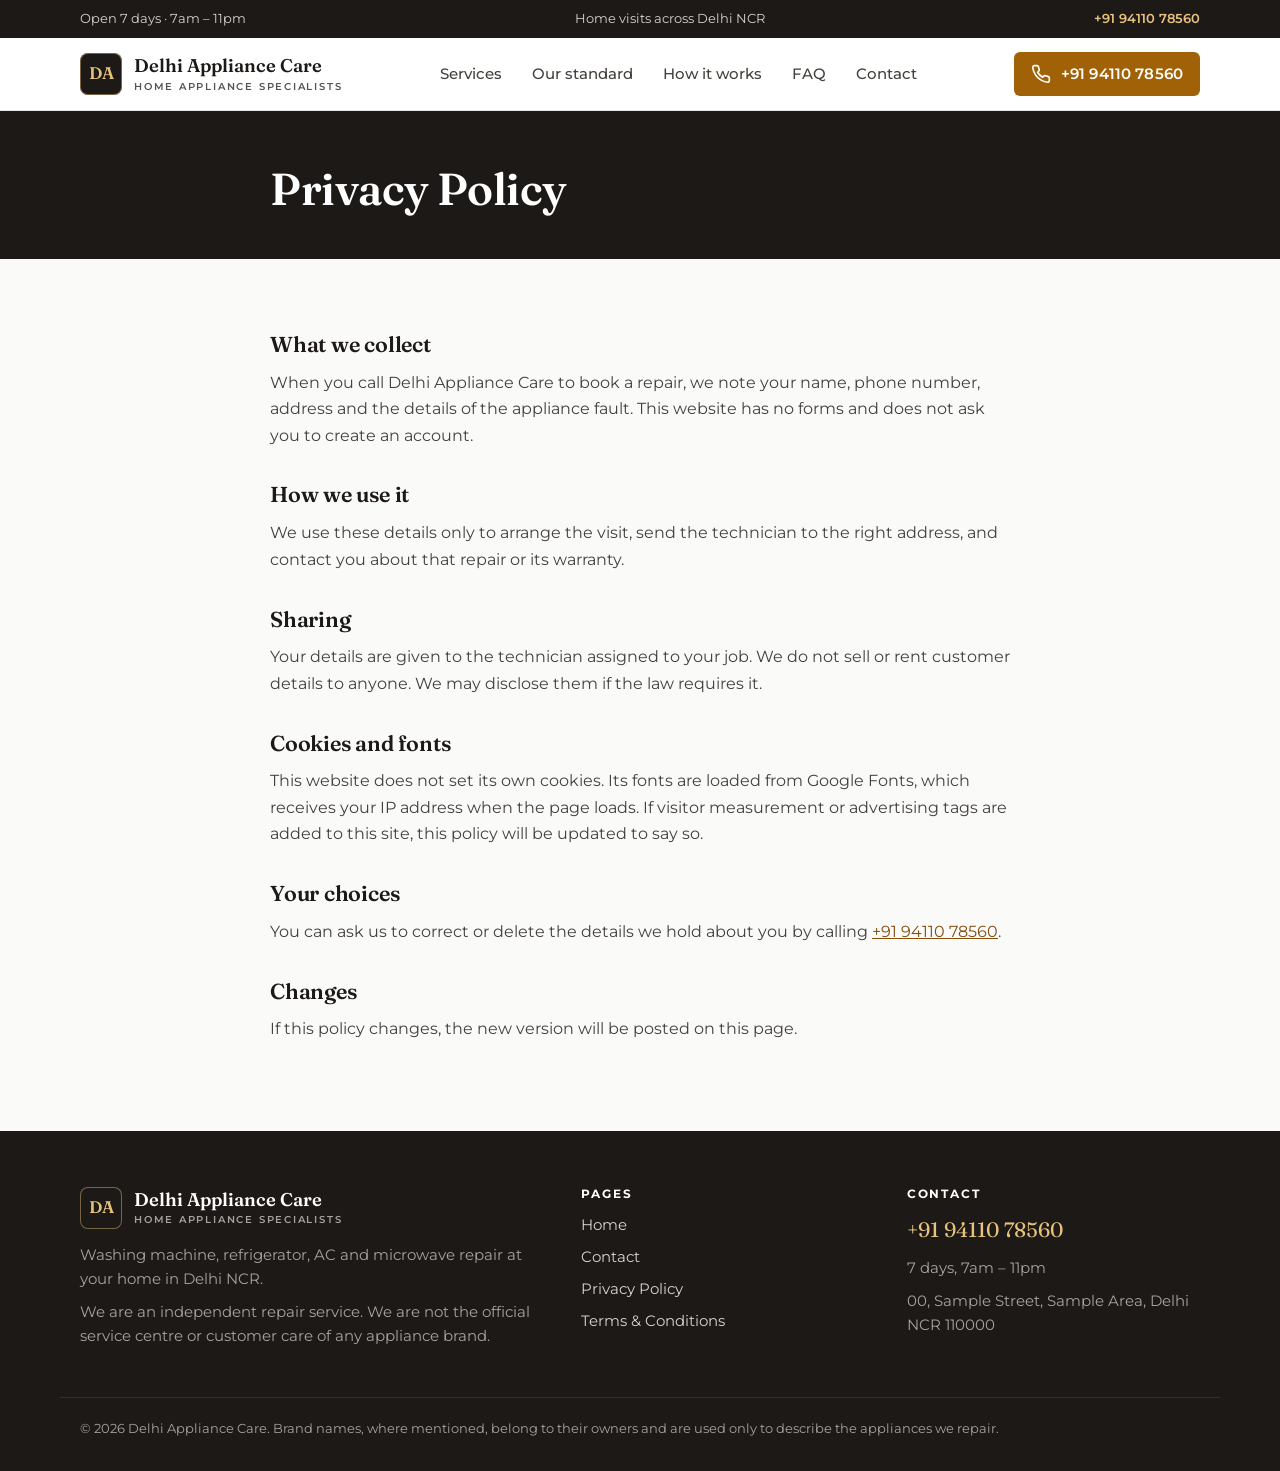
<file: privacy-policy.html>
<!DOCTYPE html>
<html lang="en">
<head>
<meta charset="utf-8">
<meta name="viewport" content="width=device-width, initial-scale=1">
<title>Privacy Policy | Delhi Appliance Care</title>
<meta name="description" content="How Delhi Appliance Care uses the details you share when booking a repair.">
<link rel="preconnect" href="https://fonts.googleapis.com">
<link rel="preconnect" href="https://fonts.gstatic.com" crossorigin>
<link href="https://fonts.googleapis.com/css2?family=Fraunces:ital,opsz,wght@0,9..144,600;1,9..144,600&family=Montserrat:wght@400;500;600;700&display=swap" rel="stylesheet">
<link rel="stylesheet" href="styles.css">
</head>
<body>
<div class="utility"><div class="container utility-inner"><p>Open 7 days · 7am – 11pm</p><p class="u-area">Home visits across Delhi NCR</p><p><a href="tel:+919411078560">+91 94110 78560</a></p></div></div>
<header class="site-header">
  <div class="container header-inner">
    <a class="logo" href="index.html"><span class="logo-mark" aria-hidden="true">DA</span><span class="logo-text"><span class="logo-name">Delhi Appliance Care</span><span class="logo-tag">Home appliance specialists</span></span></a>
    <nav class="main-nav" aria-label="Main"><ul><li><a href="index.html#services">Services</a></li><li><a href="index.html#standard">Our standard</a></li><li><a href="index.html#how">How it works</a></li><li><a href="index.html#faq">FAQ</a></li><li><a href="contact.html">Contact</a></li></ul></nav>
    <a class="btn btn-call header-call" href="tel:+919411078560" aria-label="Call +91 94110 78560"><svg viewBox="0 0 24 24" width="20" height="20" fill="none" stroke="currentColor" stroke-width="2" stroke-linecap="round" stroke-linejoin="round" aria-hidden="true"><path d="M22 16.9v3a2 2 0 0 1-2.2 2 19.8 19.8 0 0 1-8.6-3.1 19.5 19.5 0 0 1-6-6A19.8 19.8 0 0 1 2.1 4.2 2 2 0 0 1 4.1 2h3a2 2 0 0 1 2 1.7c.1 1 .4 1.9.7 2.8a2 2 0 0 1-.5 2.1L8 9.9a16 16 0 0 0 6 6l1.3-1.3a2 2 0 0 1 2.1-.4c.9.3 1.8.6 2.8.7a2 2 0 0 1 1.8 2z"/></svg><span class="word">Call</span><span class="num">+91 94110 78560</span></a>
  </div>
</header>
<main>
<section class="page-head"><div class="container narrow"><h1>Privacy Policy</h1></div></section>
<section class="page"><div class="container narrow">
    <h2>What we collect</h2>
    <p>When you call Delhi Appliance Care to book a repair, we note your name, phone number, address and the details of the appliance fault. This website has no forms and does not ask you to create an account.</p>
    <h2>How we use it</h2>
    <p>We use these details only to arrange the visit, send the technician to the right address, and contact you about that repair or its warranty.</p>
    <h2>Sharing</h2>
    <p>Your details are given to the technician assigned to your job. We do not sell or rent customer details to anyone. We may disclose them if the law requires it.</p>
    <h2>Cookies and fonts</h2>
    <p>This website does not set its own cookies. Its fonts are loaded from Google Fonts, which receives your IP address when the page loads. If visitor measurement or advertising tags are added to this site, this policy will be updated to say so.</p>
    <h2>Your choices</h2>
    <p>You can ask us to correct or delete the details we hold about you by calling <a href="tel:+919411078560">+91 94110 78560</a>.</p>
    <h2>Changes</h2>
    <p>If this policy changes, the new version will be posted on this page.</p>
  </div></section>
</main>
<footer class="site-footer">
  <div class="container footer-grid">
    <div class="footer-brand">
      <a class="logo" href="index.html"><span class="logo-mark" aria-hidden="true">DA</span><span class="logo-text"><span class="logo-name">Delhi Appliance Care</span><span class="logo-tag">Home appliance specialists</span></span></a>
      <p>Washing machine, refrigerator, AC and microwave repair at your home in Delhi NCR.</p>
      <p>We are an independent repair service. We are not the official service centre or customer care of any appliance brand.</p>
    </div>
    <div>
      <h2>Pages</h2>
      <ul>
        <li><a href="index.html">Home</a></li>
        <li><a href="contact.html">Contact</a></li>
        <li><a href="privacy-policy.html">Privacy Policy</a></li>
        <li><a href="terms-and-conditions.html">Terms &amp; Conditions</a></li>
      </ul>
    </div>
    <div>
      <h2>Contact</h2>
      <p><a class="footer-phone" href="tel:+919411078560">+91 94110 78560</a></p>
      <p>7 days, 7am – 11pm</p>
      <p>00, Sample Street, Sample Area, Delhi NCR 110000</p>
    </div>
  </div>
  <div class="container footer-bottom">
    <p>&copy; 2026 Delhi Appliance Care. Brand names, where mentioned, belong to their owners and are used only to describe the appliances we repair.</p>
  </div>
</footer>
<a class="call-bar" href="tel:+919411078560"><svg viewBox="0 0 24 24" width="20" height="20" fill="none" stroke="currentColor" stroke-width="2" stroke-linecap="round" stroke-linejoin="round" aria-hidden="true"><path d="M22 16.9v3a2 2 0 0 1-2.2 2 19.8 19.8 0 0 1-8.6-3.1 19.5 19.5 0 0 1-6-6A19.8 19.8 0 0 1 2.1 4.2 2 2 0 0 1 4.1 2h3a2 2 0 0 1 2 1.7c.1 1 .4 1.9.7 2.8a2 2 0 0 1-.5 2.1L8 9.9a16 16 0 0 0 6 6l1.3-1.3a2 2 0 0 1 2.1-.4c.9.3 1.8.6 2.8.7a2 2 0 0 1 1.8 2z"/></svg> Call +91 94110 78560</a>
</body>
</html>
</file>
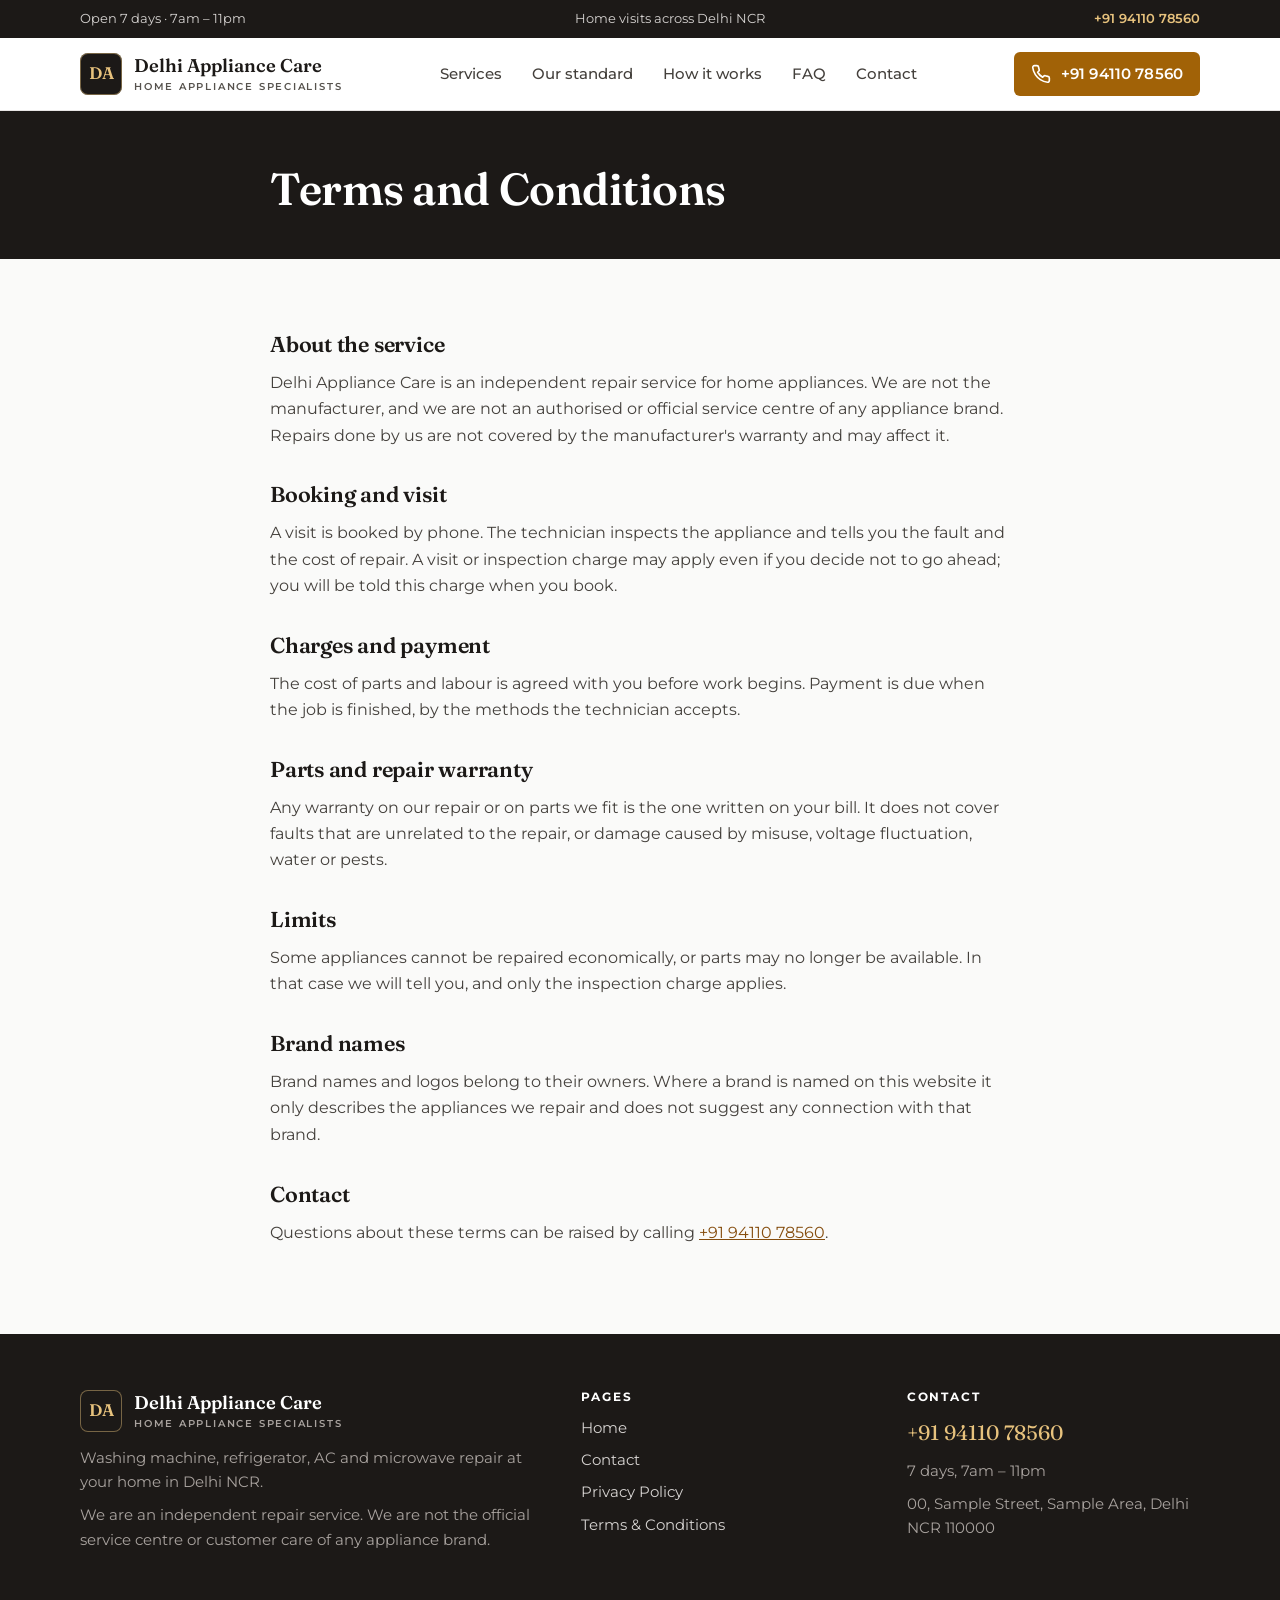
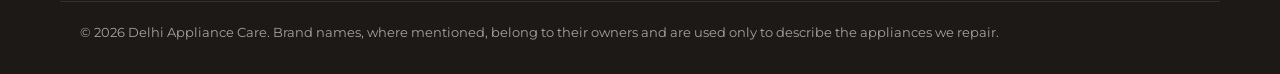
<file: terms-and-conditions.html>
<!DOCTYPE html>
<html lang="en">
<head>
<meta charset="utf-8">
<meta name="viewport" content="width=device-width, initial-scale=1">
<title>Terms and Conditions | Delhi Appliance Care</title>
<meta name="description" content="Terms for repair visits booked with Delhi Appliance Care.">
<link rel="preconnect" href="https://fonts.googleapis.com">
<link rel="preconnect" href="https://fonts.gstatic.com" crossorigin>
<link href="https://fonts.googleapis.com/css2?family=Fraunces:ital,opsz,wght@0,9..144,600;1,9..144,600&family=Montserrat:wght@400;500;600;700&display=swap" rel="stylesheet">
<link rel="stylesheet" href="styles.css">
</head>
<body>
<div class="utility"><div class="container utility-inner"><p>Open 7 days · 7am – 11pm</p><p class="u-area">Home visits across Delhi NCR</p><p><a href="tel:+919411078560">+91 94110 78560</a></p></div></div>
<header class="site-header">
  <div class="container header-inner">
    <a class="logo" href="index.html"><span class="logo-mark" aria-hidden="true">DA</span><span class="logo-text"><span class="logo-name">Delhi Appliance Care</span><span class="logo-tag">Home appliance specialists</span></span></a>
    <nav class="main-nav" aria-label="Main"><ul><li><a href="index.html#services">Services</a></li><li><a href="index.html#standard">Our standard</a></li><li><a href="index.html#how">How it works</a></li><li><a href="index.html#faq">FAQ</a></li><li><a href="contact.html">Contact</a></li></ul></nav>
    <a class="btn btn-call header-call" href="tel:+919411078560" aria-label="Call +91 94110 78560"><svg viewBox="0 0 24 24" width="20" height="20" fill="none" stroke="currentColor" stroke-width="2" stroke-linecap="round" stroke-linejoin="round" aria-hidden="true"><path d="M22 16.9v3a2 2 0 0 1-2.2 2 19.8 19.8 0 0 1-8.6-3.1 19.5 19.5 0 0 1-6-6A19.8 19.8 0 0 1 2.1 4.2 2 2 0 0 1 4.1 2h3a2 2 0 0 1 2 1.7c.1 1 .4 1.9.7 2.8a2 2 0 0 1-.5 2.1L8 9.9a16 16 0 0 0 6 6l1.3-1.3a2 2 0 0 1 2.1-.4c.9.3 1.8.6 2.8.7a2 2 0 0 1 1.8 2z"/></svg><span class="word">Call</span><span class="num">+91 94110 78560</span></a>
  </div>
</header>
<main>
<section class="page-head"><div class="container narrow"><h1>Terms and Conditions</h1></div></section>
<section class="page"><div class="container narrow">
    <h2>About the service</h2>
    <p>Delhi Appliance Care is an independent repair service for home appliances. We are not the manufacturer, and we are not an authorised or official service centre of any appliance brand. Repairs done by us are not covered by the manufacturer's warranty and may affect it.</p>
    <h2>Booking and visit</h2>
    <p>A visit is booked by phone. The technician inspects the appliance and tells you the fault and the cost of repair. A visit or inspection charge may apply even if you decide not to go ahead; you will be told this charge when you book.</p>
    <h2>Charges and payment</h2>
    <p>The cost of parts and labour is agreed with you before work begins. Payment is due when the job is finished, by the methods the technician accepts.</p>
    <h2>Parts and repair warranty</h2>
    <p>Any warranty on our repair or on parts we fit is the one written on your bill. It does not cover faults that are unrelated to the repair, or damage caused by misuse, voltage fluctuation, water or pests.</p>
    <h2>Limits</h2>
    <p>Some appliances cannot be repaired economically, or parts may no longer be available. In that case we will tell you, and only the inspection charge applies.</p>
    <h2>Brand names</h2>
    <p>Brand names and logos belong to their owners. Where a brand is named on this website it only describes the appliances we repair and does not suggest any connection with that brand.</p>
    <h2>Contact</h2>
    <p>Questions about these terms can be raised by calling <a href="tel:+919411078560">+91 94110 78560</a>.</p>
  </div></section>
</main>
<footer class="site-footer">
  <div class="container footer-grid">
    <div class="footer-brand">
      <a class="logo" href="index.html"><span class="logo-mark" aria-hidden="true">DA</span><span class="logo-text"><span class="logo-name">Delhi Appliance Care</span><span class="logo-tag">Home appliance specialists</span></span></a>
      <p>Washing machine, refrigerator, AC and microwave repair at your home in Delhi NCR.</p>
      <p>We are an independent repair service. We are not the official service centre or customer care of any appliance brand.</p>
    </div>
    <div>
      <h2>Pages</h2>
      <ul>
        <li><a href="index.html">Home</a></li>
        <li><a href="contact.html">Contact</a></li>
        <li><a href="privacy-policy.html">Privacy Policy</a></li>
        <li><a href="terms-and-conditions.html">Terms &amp; Conditions</a></li>
      </ul>
    </div>
    <div>
      <h2>Contact</h2>
      <p><a class="footer-phone" href="tel:+919411078560">+91 94110 78560</a></p>
      <p>7 days, 7am – 11pm</p>
      <p>00, Sample Street, Sample Area, Delhi NCR 110000</p>
    </div>
  </div>
  <div class="container footer-bottom">
    <p>&copy; 2026 Delhi Appliance Care. Brand names, where mentioned, belong to their owners and are used only to describe the appliances we repair.</p>
  </div>
</footer>
<a class="call-bar" href="tel:+919411078560"><svg viewBox="0 0 24 24" width="20" height="20" fill="none" stroke="currentColor" stroke-width="2" stroke-linecap="round" stroke-linejoin="round" aria-hidden="true"><path d="M22 16.9v3a2 2 0 0 1-2.2 2 19.8 19.8 0 0 1-8.6-3.1 19.5 19.5 0 0 1-6-6A19.8 19.8 0 0 1 2.1 4.2 2 2 0 0 1 4.1 2h3a2 2 0 0 1 2 1.7c.1 1 .4 1.9.7 2.8a2 2 0 0 1-.5 2.1L8 9.9a16 16 0 0 0 6 6l1.3-1.3a2 2 0 0 1 2.1-.4c.9.3 1.8.6 2.8.7a2 2 0 0 1 1.8 2z"/></svg> Call +91 94110 78560</a>
</body>
</html>
</file>
<file: styles.css>
/* Delhi Appliance Care – premium brand look. Pure CSS, no frameworks. */
:root {
  --ink: #1C1917;          /* near-black */
  --ink-2: #292524;
  --stone: #44403C;
  --muted: #57534E;
  --gold: #A16207;         /* CTA, 4.9:1 with white */
  --gold-dark: #854D0E;
  --gold-light: #E7C27D;   /* accents on dark only */
  --bg: #FAFAF9;
  --card: #FFFFFF;
  --line: #E7E5E4;
  --radius: 10px;
  --wrap: 1160px;
  --serif: "Fraunces", Georgia, "Times New Roman", serif;
  --sans: "Montserrat", "Segoe UI", Arial, sans-serif;
}

*, *::before, *::after { box-sizing: border-box; }
html { scroll-behavior: smooth; -webkit-text-size-adjust: 100%; }
body {
  margin: 0; font-family: var(--sans); font-size: 1rem; line-height: 1.65;
  color: var(--ink); background: var(--bg); padding-bottom: 76px;
}
img { max-width: 100%; height: auto; display: block; }
a { color: var(--gold-dark); }
h1, h2, h3 { font-family: var(--serif); font-weight: 600; line-height: 1.15; margin: 0 0 .55em; letter-spacing: -.01em; }
h3 { font-size: 1.25rem; }
p { margin: 0 0 1em; }
:focus-visible { outline: 3px solid var(--gold); outline-offset: 3px; border-radius: 4px; }

.container { width: 100%; max-width: var(--wrap); margin: 0 auto; padding: 0 20px; }
.narrow { max-width: 780px; }
.section { padding: 72px 0; }
.section-white { background: var(--card); border-top: 1px solid var(--line); border-bottom: 1px solid var(--line); }
.eyebrow { font-family: var(--sans); font-size: .75rem; font-weight: 700; letter-spacing: .16em; text-transform: uppercase; color: var(--gold); margin-bottom: .8em; display: flex; align-items: center; gap: 10px; }
.eyebrow::before { content: ""; width: 28px; height: 1px; background: currentColor; }
.section-head { max-width: 640px; margin-bottom: 40px; }
.section-head h2 { font-size: clamp(1.8rem, 4.5vw, 2.6rem); }
.section-head p { color: var(--muted); }

/* Buttons */
.btn {
  display: inline-flex; align-items: center; justify-content: center; gap: 10px;
  min-height: 50px; padding: 12px 24px; border-radius: 6px; border: 1px solid transparent;
  font: inherit; font-weight: 600; letter-spacing: .01em; text-decoration: none; cursor: pointer;
  transition: background-color .2s ease, color .2s ease, border-color .2s ease;
}
.btn-call { background: var(--gold); color: #fff; }
.btn-call:hover { background: var(--gold-dark); }
.btn-ghost { color: #fff; border-color: rgba(255,255,255,.35); }
.btn-ghost:hover { border-color: #fff; }
.btn-dark { background: var(--ink); color: #fff; }
.btn-dark:hover { background: var(--stone); }
.btn svg { flex: none; }

/* Utility bar + header */
.utility { background: var(--ink); color: #D6D3D1; font-size: .8rem; }
.utility-inner { display: flex; justify-content: space-between; align-items: center; gap: 12px; min-height: 38px; }
.utility p { margin: 0; }
.utility a { color: var(--gold-light); text-decoration: none; font-weight: 600; }
.utility .u-area { display: none; }
.site-header { position: sticky; top: 0; z-index: 20; background: rgba(255,255,255,.97); border-bottom: 1px solid var(--line); }
.header-inner { display: flex; align-items: center; justify-content: space-between; gap: 12px; min-height: 72px; }
.logo { display: inline-flex; align-items: center; gap: 12px; color: var(--ink); text-decoration: none; }
.logo-mark {
  width: 42px; height: 42px; flex: none; border-radius: 8px; background: var(--ink);
  color: var(--gold-light); font-family: var(--serif); font-weight: 600; font-size: 1.05rem;
  display: grid; place-items: center; box-shadow: inset 0 0 0 1px rgba(231,194,125,.45);
}
.logo-text { display: flex; flex-direction: column; line-height: 1.1; }
.logo-name { font-family: var(--serif); font-weight: 600; font-size: 1.15rem; white-space: nowrap; }
.logo-tag { font-size: .62rem; font-weight: 600; letter-spacing: .18em; text-transform: uppercase; color: var(--muted); margin-top: 4px; white-space: nowrap; }
.main-nav { display: none; }
.main-nav ul { list-style: none; margin: 0; padding: 0; display: flex; gap: 30px; }
.main-nav a { color: var(--stone); text-decoration: none; font-weight: 500; font-size: .92rem; }
.main-nav a:hover, .main-nav a[aria-current="page"] { color: var(--gold-dark); }
.header-call { min-height: 44px; padding: 8px 16px; font-size: .92rem; }
.header-call .num { display: none; }

/* Hero (dark) */
.hero { background: var(--ink); color: #fff; padding: 48px 0 0; overflow: hidden; }
.hero-grid { display: grid; gap: 36px; align-items: center; padding-bottom: 48px; }
.hero h1 { font-size: clamp(2.2rem, 6.5vw, 3.8rem); }
.hero h1 em { font-style: italic; color: var(--gold-light); }
.hero-sub { font-size: 1.08rem; color: #D6D3D1; max-width: 540px; }
.hero-actions { display: flex; flex-wrap: wrap; gap: 12px; margin: 28px 0 0; }
.hero .eyebrow { color: var(--gold-light); }
.hero-photo { position: relative; }
.hero-photo img { width: 100%; aspect-ratio: 4 / 3; object-fit: cover; border-radius: var(--radius); }
.hero-photo::before { content: ""; position: absolute; inset: 14px -14px -14px 14px; border: 1px solid rgba(231,194,125,.5); border-radius: var(--radius); z-index: -0; pointer-events: none; }
.hero-photo img { position: relative; z-index: 1; }
.promise-strip { border-top: 1px solid rgba(255,255,255,.12); display: grid; grid-template-columns: 1fr 1fr; }
.promise-strip div { padding: 20px 12px 22px 0; display: flex; gap: 10px; align-items: flex-start; font-size: .9rem; color: #E7E5E4; }
.promise-strip svg { color: var(--gold-light); flex: none; margin-top: 2px; }
.promise-strip strong { display: block; color: #fff; font-weight: 600; }
.disclaimer { margin: 22px 0 0; padding: 12px 14px; border-left: 2px solid var(--gold-light); background: rgba(255,255,255,.06); font-size: .88rem; color: #E7E5E4; }
.disclaimer-light { border-left-color: var(--gold); background: #F5F5F4; color: var(--stone); }

/* Service tiles */
.tiles { display: grid; gap: 22px; }
.tile { background: var(--card); border: 1px solid var(--line); border-radius: var(--radius); overflow: hidden; display: flex; flex-direction: column; transition: border-color .2s ease; }
.tile:hover { border-color: #D6D3D1; }
.tile img { width: 100%; aspect-ratio: 4 / 3; object-fit: cover; }
.tile-body { padding: 22px; display: flex; flex-direction: column; flex: 1; }
.tile p { color: var(--muted); font-size: .93rem; }
.tile ul { margin: 0 0 20px; padding: 0; list-style: none; font-size: .9rem; }
.tile li { padding: 8px 0; border-top: 1px solid var(--line); display: flex; gap: 8px; align-items: center; }
.tile li::before { content: ""; width: 5px; height: 5px; background: var(--gold); border-radius: 50%; flex: none; }
.tile .btn { margin-top: auto; align-self: flex-start; min-height: 44px; padding: 10px 18px; font-size: .92rem; }

/* Standard (promises) */
.standard { display: grid; gap: 1px; background: var(--line); border: 1px solid var(--line); border-radius: var(--radius); overflow: hidden; }
.standard div { background: var(--card); padding: 28px 24px; }
.standard .num { font-family: var(--serif); font-size: 1.9rem; color: var(--gold); line-height: 1; margin-bottom: 14px; display: block; }
.standard p { color: var(--muted); font-size: .94rem; margin: 0; }

/* Steps */
.steps { display: grid; gap: 30px; counter-reset: step; }
.step img { width: 100%; aspect-ratio: 3 / 2; object-fit: cover; border-radius: var(--radius); margin-bottom: 18px; }
.step h3 { display: flex; align-items: baseline; gap: 12px; }
.step h3::before { counter-increment: step; content: "0" counter(step); font-size: .95rem; color: var(--gold); font-family: var(--sans); font-weight: 700; letter-spacing: .05em; }
.step p { color: var(--muted); }

/* About split */
.split { display: grid; gap: 36px; align-items: center; }
.split img { width: 100%; aspect-ratio: 3 / 2; object-fit: cover; border-radius: var(--radius); }
.split h2 { font-size: clamp(1.8rem, 4.5vw, 2.6rem); }
.split p { color: var(--muted); }
.areas { display: flex; flex-wrap: wrap; gap: 8px; list-style: none; padding: 0; margin: 18px 0 0; }
.areas li { border: 1px solid var(--line); background: var(--card); border-radius: 999px; padding: 6px 14px; font-size: .88rem; font-weight: 500; }

/* FAQ */
.faq { border-top: 1px solid var(--line); }
.faq details { border-bottom: 1px solid var(--line); }
.faq summary { cursor: pointer; list-style: none; padding: 20px 36px 20px 0; position: relative; font-family: var(--serif); font-size: 1.15rem; font-weight: 600; }
.faq summary::-webkit-details-marker { display: none; }
.faq summary::after { content: "+"; position: absolute; right: 4px; top: 16px; font-family: var(--sans); font-size: 1.5rem; color: var(--gold); transition: transform .2s ease; }
.faq details[open] summary::after { transform: rotate(45deg); }
.faq details p { color: var(--muted); padding-bottom: 12px; }

/* CTA band */
.cta-band { background: var(--ink); color: #fff; border-radius: var(--radius); padding: 48px 24px; text-align: center; }
.cta-band h2 { font-size: clamp(1.7rem, 4.5vw, 2.4rem); }
.cta-band p { color: #D6D3D1; }
.cta-band .big-num { display: block; font-family: var(--serif); font-size: clamp(1.6rem, 5vw, 2.2rem); color: var(--gold-light); text-decoration: none; margin: 4px 0 22px; }

/* Simple pages */
.page-head { background: var(--ink); color: #fff; padding: 52px 0 44px; }
.page-head h1 { font-size: clamp(2rem, 5vw, 2.8rem); margin: 0; }
.page { padding: 40px 0 72px; }
.page h2 { font-size: 1.35rem; margin-top: 1.6em; }
.page p, .page li { color: var(--stone); }
.contact-card { background: var(--card); border: 1px solid var(--line); border-radius: var(--radius); padding: 28px; display: grid; gap: 18px; margin-bottom: 24px; }
.contact-card p { margin: 0; }
.contact-card strong { display: block; font-size: .72rem; letter-spacing: .14em; text-transform: uppercase; color: var(--muted); font-weight: 600; }

/* Ad page lists */
.check-list { list-style: none; padding: 0; margin: 0; display: grid; gap: 12px; }
.check-list li { display: flex; gap: 10px; align-items: flex-start; }
.check-list svg { color: var(--gold); flex: none; margin-top: 3px; }
.two-col { display: grid; gap: 36px; }
.two-col h2 { font-size: 1.6rem; }

/* Footer */
.site-footer { background: var(--ink); color: #A8A29E; padding: 56px 0 24px; font-size: .92rem; }
.footer-grid { display: grid; gap: 32px; }
.site-footer h2 { font-family: var(--sans); font-size: .75rem; font-weight: 700; letter-spacing: .16em; text-transform: uppercase; color: #fff; margin-bottom: 1em; }
.site-footer p { margin-bottom: .6em; }
.site-footer ul { list-style: none; margin: 0; padding: 0; display: grid; gap: 8px; }
.site-footer a { color: #D6D3D1; text-decoration: none; }
.site-footer a:hover { color: var(--gold-light); }
.site-footer .footer-phone { color: var(--gold-light); font-family: var(--serif); font-size: 1.3rem; }
.footer-brand .logo { color: #fff; margin-bottom: 14px; }
.footer-brand .logo-tag { color: #A8A29E; }
.footer-bottom { border-top: 1px solid rgba(255,255,255,.1); margin-top: 40px; padding-top: 20px; font-size: .8rem; }

/* Mobile call bar */
.call-bar {
  position: fixed; left: 12px; right: 12px; bottom: 10px; z-index: 30;
  display: flex; align-items: center; justify-content: center; gap: 10px;
  min-height: 52px; border-radius: 8px; background: var(--gold); color: #fff;
  font-weight: 600; text-decoration: none; box-shadow: 0 10px 28px rgba(28,25,23,.28);
}

@media (max-width: 399px) {
  .container { padding: 0 16px; }
  .logo { gap: 10px; }
  .logo-mark { width: 38px; height: 38px; font-size: .95rem; }
  .logo-name { font-size: 1.02rem; }
  .logo-tag { font-size: .55rem; letter-spacing: .12em; }
  .header-call { width: 44px; padding: 0; }
  .header-call .word { display: none; }
}

@media (min-width: 640px) {
  .utility .u-area { display: block; }
  .tiles { grid-template-columns: repeat(2, 1fr); }
  .steps { grid-template-columns: repeat(3, 1fr); }
  .standard { grid-template-columns: repeat(2, 1fr); }
  .footer-grid { grid-template-columns: 1.6fr 1fr 1fr; }
  .header-call .num { display: inline; }
  .header-call .word { display: none; }
}

@media (min-width: 960px) {
  body { padding-bottom: 0; }
  .call-bar { display: none; }
  .main-nav { display: block; }
  .section { padding: 96px 0; }
  .hero { padding-top: 80px; }
  .hero-grid { grid-template-columns: 1.1fr 1fr; gap: 64px; padding-bottom: 72px; }
  .promise-strip { grid-template-columns: repeat(4, 1fr); }
  .tiles { grid-template-columns: repeat(4, 1fr); }
  .standard { grid-template-columns: repeat(4, 1fr); }
  .split { grid-template-columns: 1fr 1fr; gap: 64px; }
  .two-col { grid-template-columns: 1fr 1fr; gap: 56px; }
  .faq-wrap { display: grid; grid-template-columns: 1fr 1.6fr; gap: 64px; }
}

@media (prefers-reduced-motion: reduce) {
  html { scroll-behavior: auto; }
  * { transition: none !important; }
}
</file>
